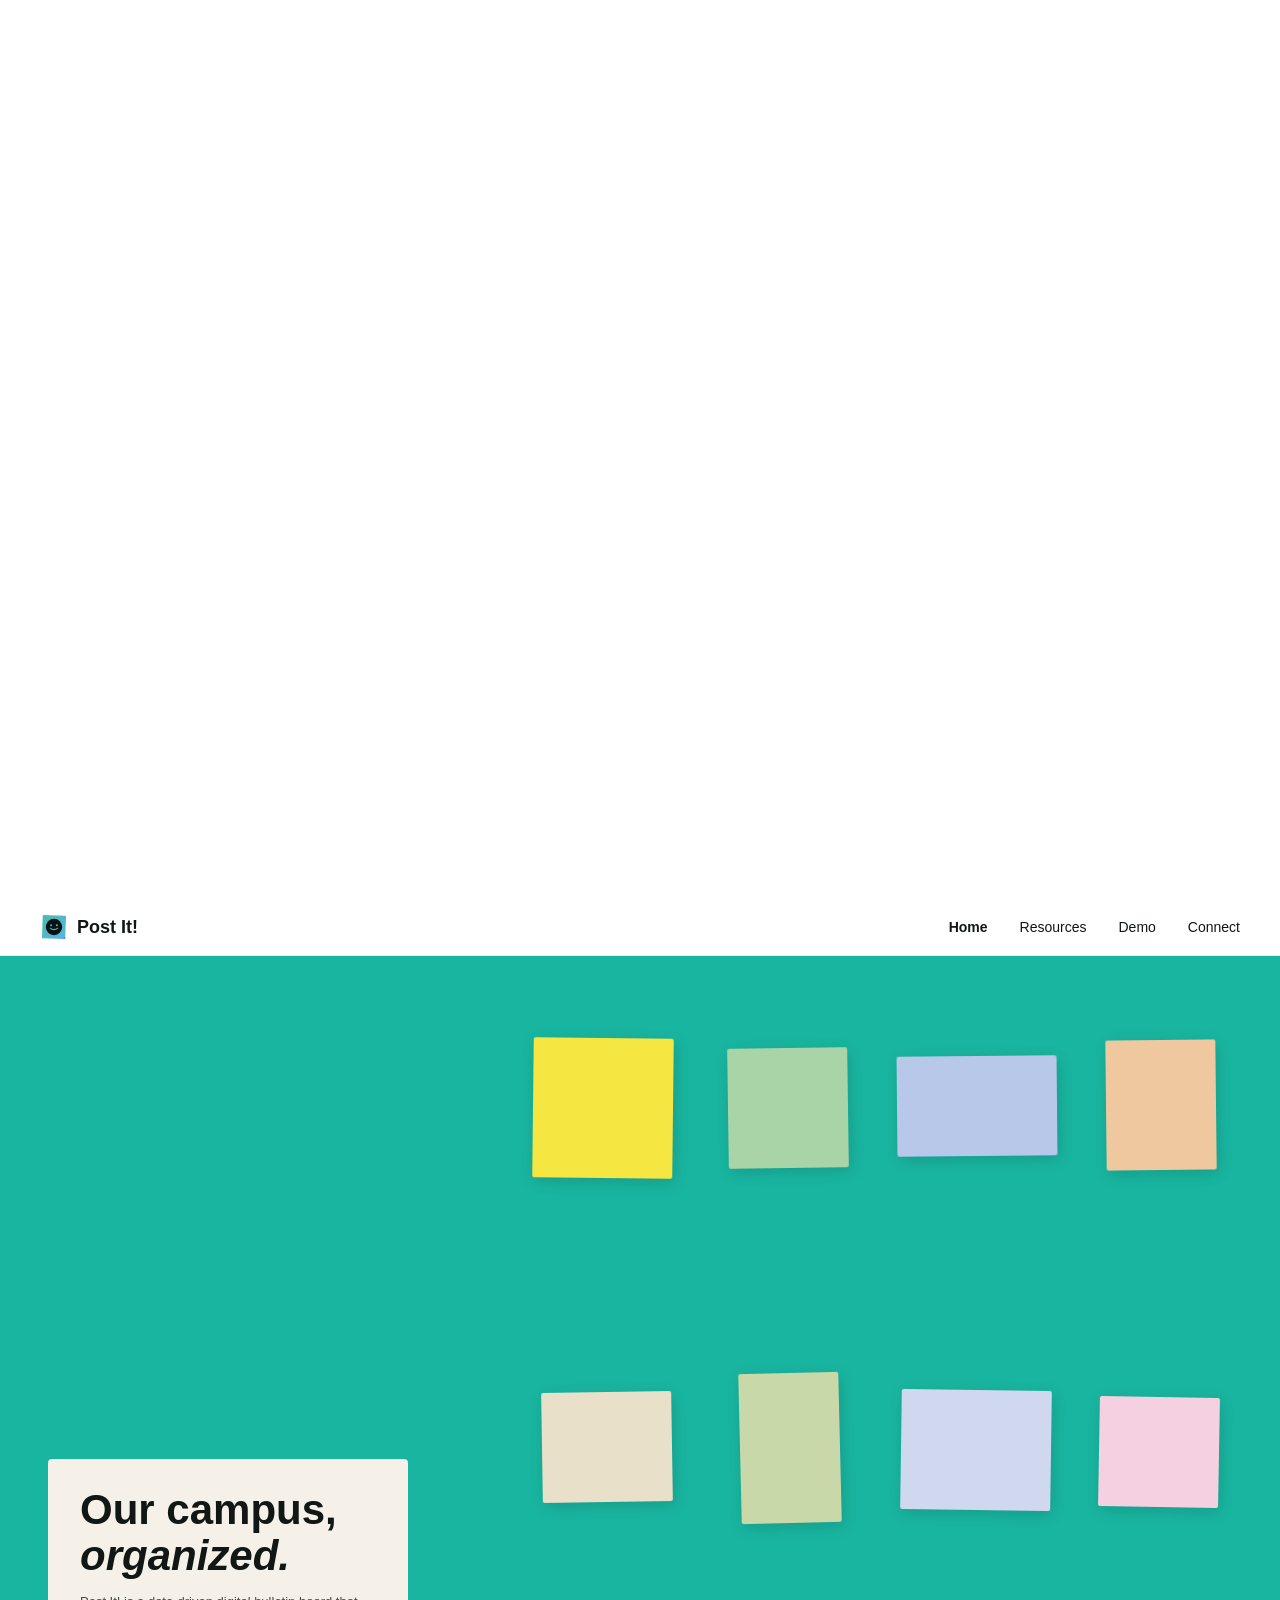
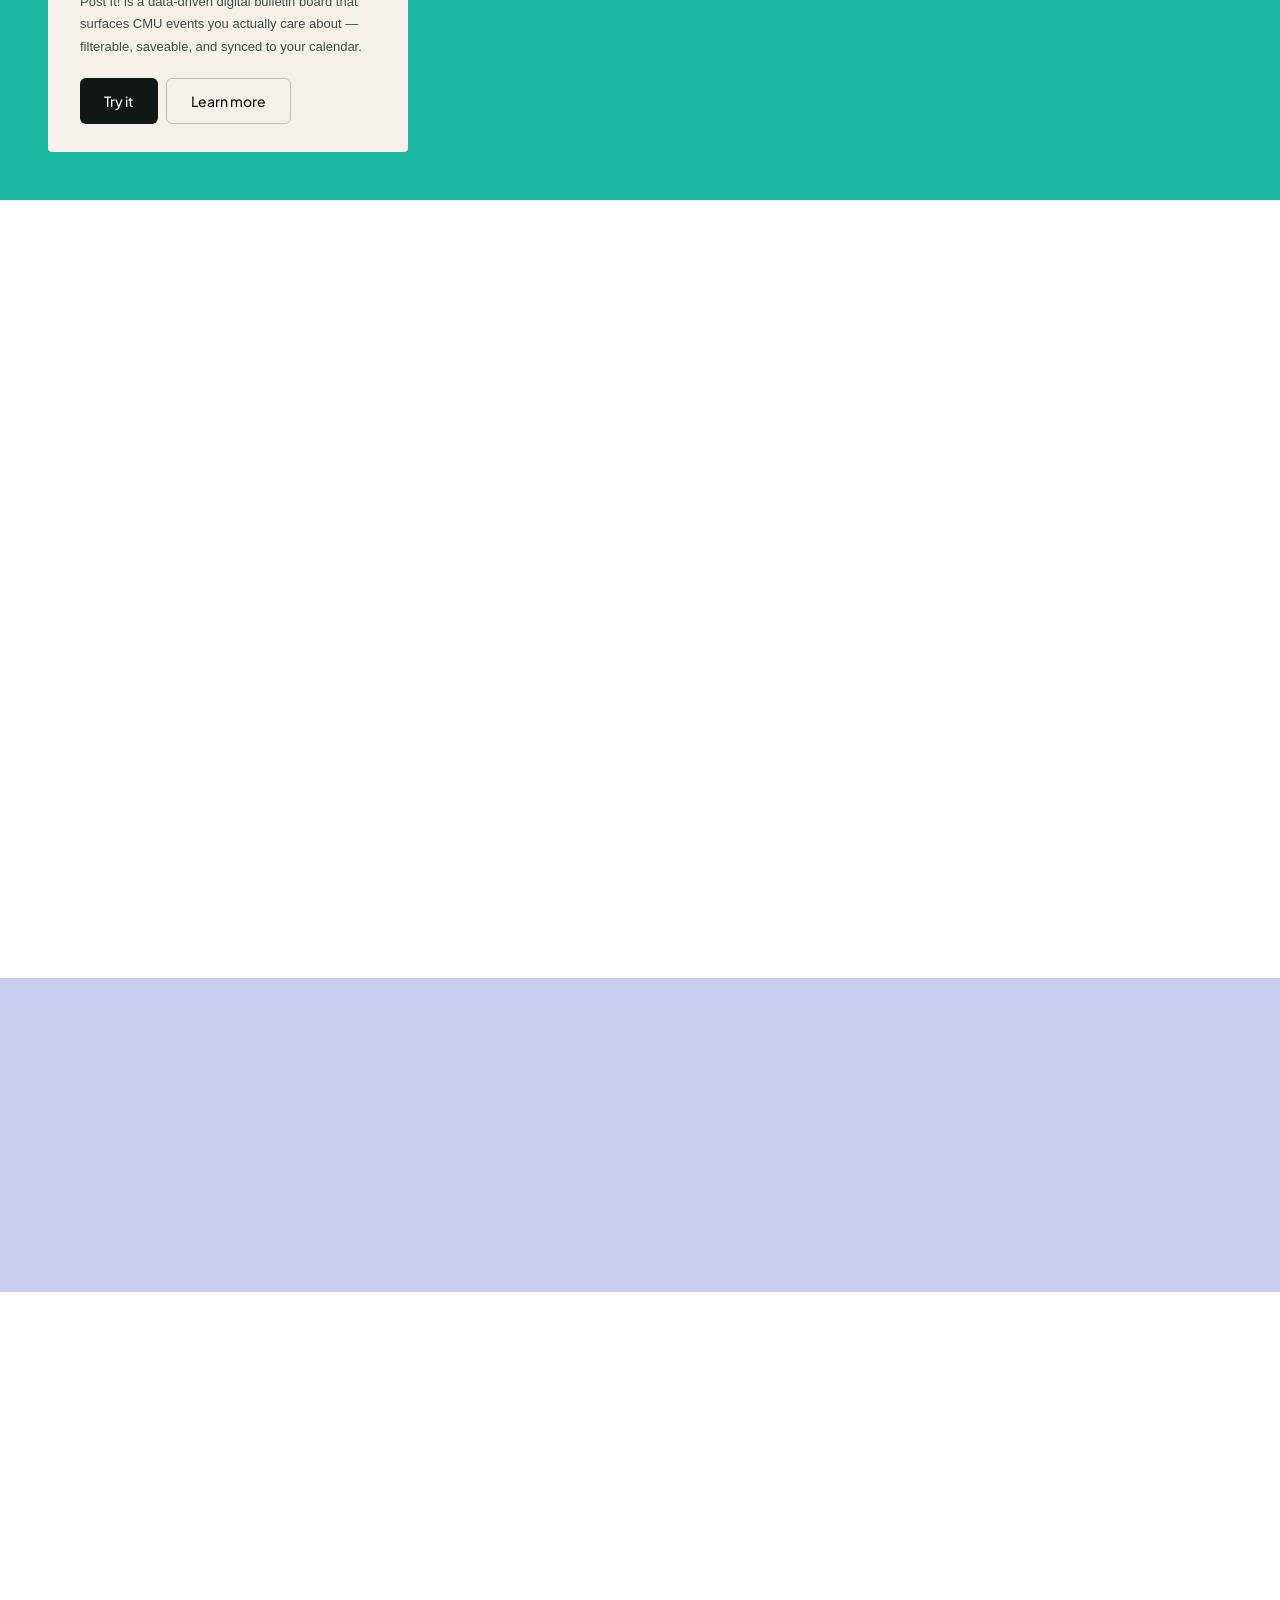
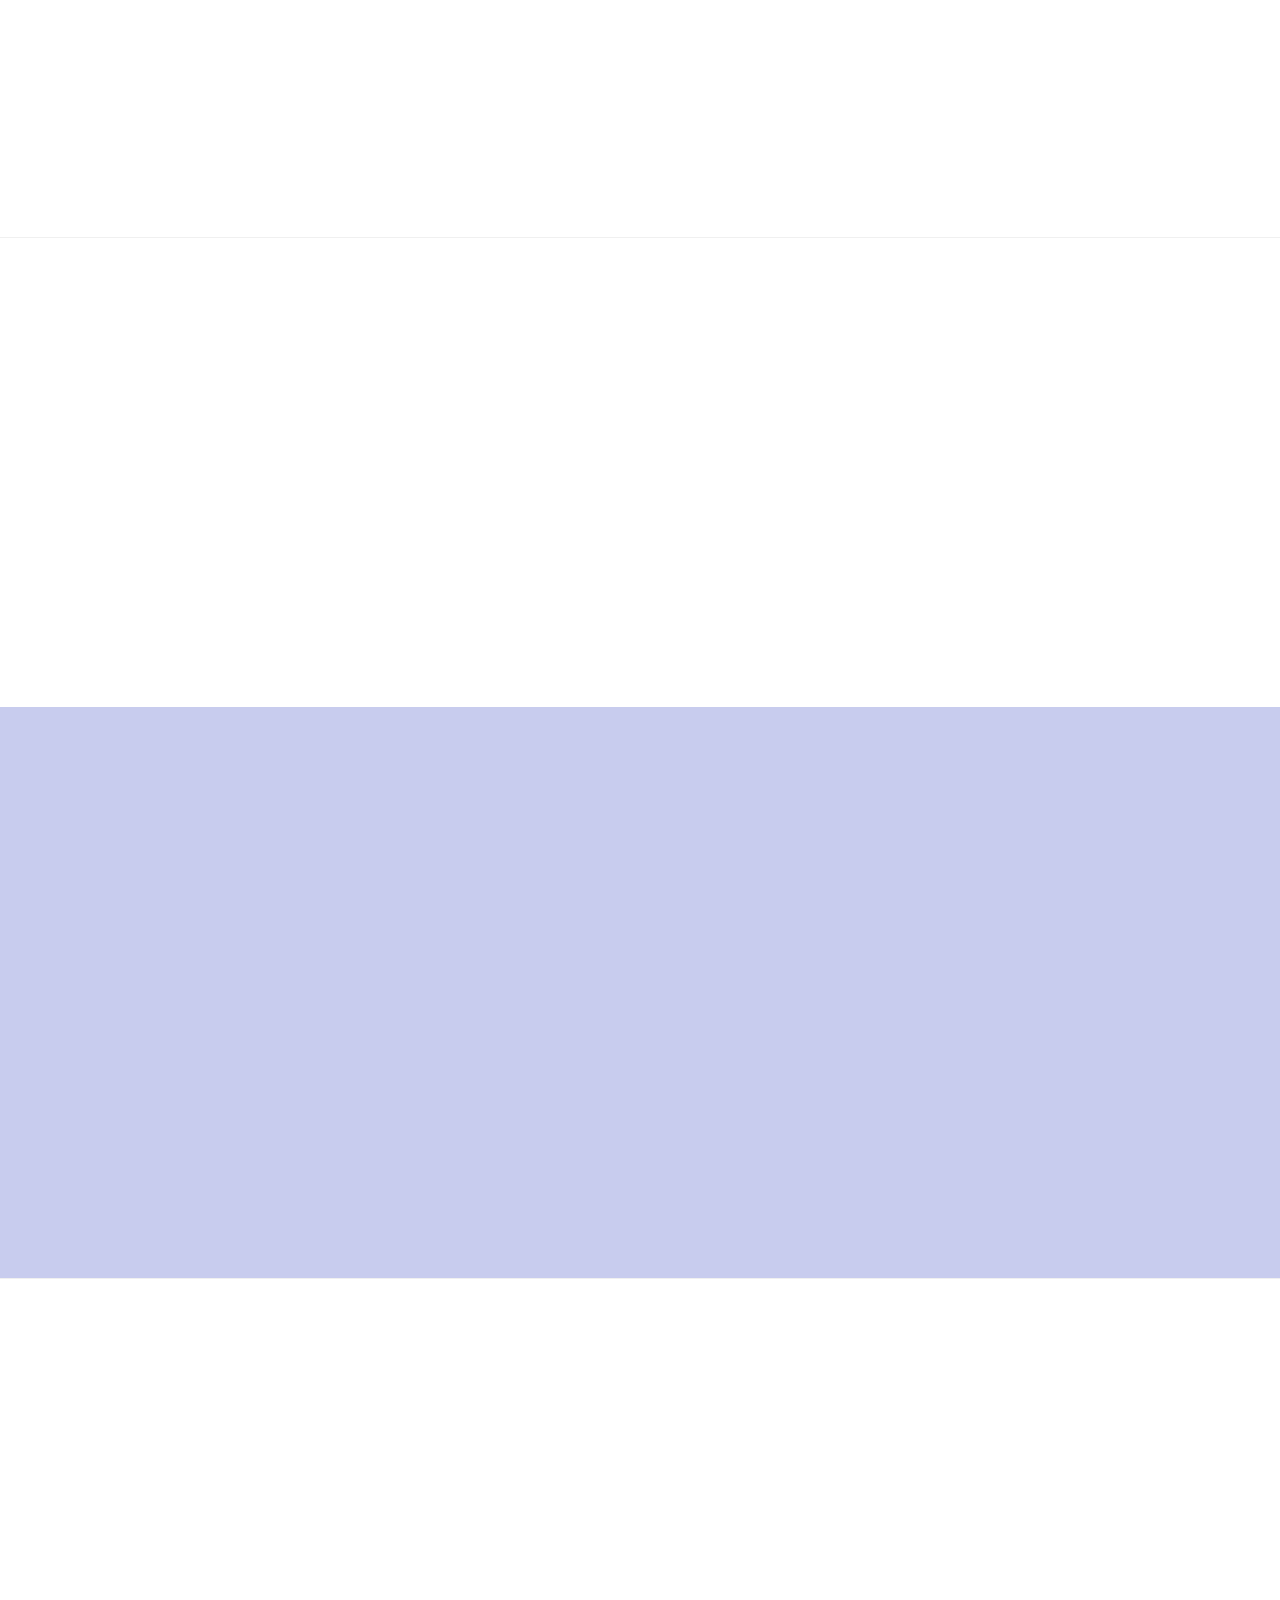
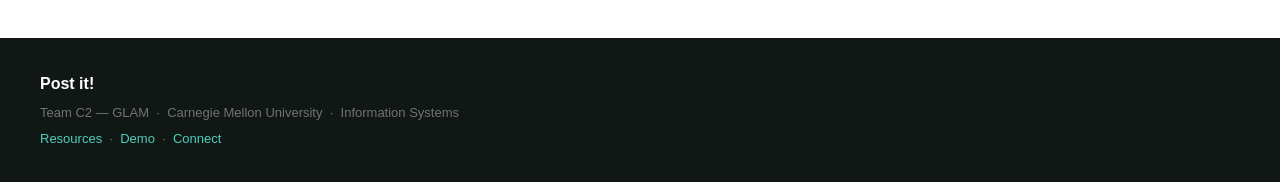
<file: index.html>
<!-- We used Figma Makes for the Logo, and Claude AI to make the hero section and help us achieve some details in the demo. -->

<!DOCTYPE html>
<html lang="en">
<head>
<meta charset="UTF-8">
<meta name="viewport" content="width=device-width, initial-scale=1.0">
<title>Post it! — CMU's Data-Driven Event Board</title>
<link rel="stylesheet" href="css/style.css">
<style>

/* ── HERO — sticky scroll-lock ── */
#hero-wrapper {
  /* tall enough to give scroll room while hero is pinned */
  height: 200vh;
  position: relative;
}
#hero {
  height: 100vh;
  background: var(--teal);
  position: sticky; top: 0;
  overflow: hidden;
}
.hero-board { position: absolute; inset: 0; pointer-events: none; }
.sticky {
  position: absolute;
  border-radius: 2px;
  cursor: grab;
  pointer-events: all;
  box-shadow: 2px 4px 16px rgba(0,0,0,0.14);
  user-select: none;
  will-change: left, top, transform;
}
.sticky:active { cursor: grabbing; box-shadow: 4px 8px 24px rgba(0,0,0,0.22); z-index: 999; }
.sticky.settling {
  transition: left 0.65s cubic-bezier(0.34,1.3,0.64,1),
              top 0.65s cubic-bezier(0.34,1.3,0.64,1),
              transform 0.65s cubic-bezier(0.34,1.3,0.64,1);
}
.hero-text-card {
  position: absolute;
  bottom: 3rem; left: 3rem;
  background: var(--cream);
  border-radius: 4px;
  padding: 1.75rem 2rem;
  max-width: 360px;
  z-index: 10;
}
.hero-text-card h1 {
  font-family: 'Helvetica Neue', Helvetica, Arial, sans-serif;
  font-size: clamp(28px, 3.5vw, 42px);
  font-weight: 800; line-height: 1.1;
  color: var(--ink); margin-bottom: 0.75rem;
}
.hero-text-card h1 em { font-style: italic; }
.hero-text-card p { font-size: 13px; color: var(--ink-mid); line-height: 1.7; margin-bottom: 1.25rem; }
.hero-text-card .hero-btns { display: flex; gap: 8px; }

/* ── PROBLEM ── */
#problem { background: var(--white); padding: 5rem 0; }
.problem-layout { display: grid; grid-template-columns: 1fr 1fr; gap: 5rem; align-items: start; }
.problem-title { font-size: clamp(24px,3vw,36px); font-weight: 700; color: var(--ink); margin-bottom: 1.25rem; line-height: 1.2; }
.problem-body { font-size: 14px; color: #555; line-height: 1.75; margin-bottom: 1.5rem; }
.prob-bullets { list-style: none; display: flex; flex-direction: column; gap: 10px; margin-bottom: 2rem; }
.prob-bullets li { display: flex; gap: 10px; align-items: flex-start; font-size: 14px; color: #555; line-height: 1.6; }
.prob-bullets li span.arrow { color: var(--teal); font-weight: 700; flex-shrink: 0; margin-top: 2px; }
.prob-stats { display: flex; flex-direction: column; gap: 10px; }
.prob-stat {
  background: var(--bg); border-radius: var(--r-card);
  padding: 1rem 1.25rem; display: flex; align-items: center; gap: 16px;
}
.prob-stat.ok { border-left: 3px solid var(--teal); }
.prob-stat.warn { border-left: 3px solid #efb527; }
.prob-stat.danger { border-left: 3px solid #d85a30; }
.prob-stat-num { font-size: 30px; font-weight: 800; flex-shrink: 0; width: 62px; }
.prob-stat-num.t { color: var(--teal); }
.prob-stat-num.a { color: #ba7517; }
.prob-stat-num.c { color: #993c1d; }
.prob-stat-label { font-size: 13px; color: #555; line-height: 1.5; }
.prob-quote-block {
  background: var(--teal-light); border-left: 3px solid var(--teal);
  border-radius: 0 4px 4px 0; padding: 0.85rem 1rem;
  font-size: 13px; color: var(--teal-deeper); font-style: italic; line-height: 1.65;
}
.stakeholder-row { display: grid; grid-template-columns: repeat(3,1fr); gap: 8px; margin-top: 1.5rem; }
.stk { background: var(--teal-light); border-radius: var(--r-card); padding: 0.85rem 0.75rem; text-align: center; }
.stk-lbl { font-size: 9px; font-weight: 700; text-transform: uppercase; letter-spacing: 0.07em; color: var(--teal); margin-bottom: 4px; }
.stk-name { font-size: 13px; font-weight: 700; color: var(--teal-dark); }

/* ── BROADER GAP ── */
#gap { background: var(--periwinkle-bg); padding: 4rem 0; }
#gap h2 { font-size: clamp(20px,2.5vw,30px); font-weight: 700; color: var(--ink); margin-bottom: 1rem; }
#gap p { font-size: 14px; color: #444; line-height: 1.75; max-width: 640px; }

/* ── SOLUTION ── */
#solution { background: var(--white); padding: 5rem 0; }
.solution-layout { display: grid; grid-template-columns: 1fr 1fr; gap: 5rem; align-items: start; }
.solution-title { font-size: clamp(22px,3vw,34px); font-weight: 700; color: var(--ink); margin-bottom: 1.25rem; line-height: 1.2; }
.solution-body { font-size: 14px; color: #555; line-height: 1.75; margin-bottom: 1.5rem; }
.solution-bullets { list-style: none; display: flex; flex-direction: column; gap: 10px; }
.solution-bullets li { display: flex; gap: 10px; align-items: flex-start; font-size: 14px; color: #555; line-height: 1.6; }
.solution-bullets li span.num { color: var(--teal); font-weight: 700; font-size: 16px; flex-shrink: 0; width: 22px; }
.steps-col { display: flex; flex-direction: column; gap: 12px; }
.step-row {
  background: var(--bg); border-radius: var(--r-card);
  padding: 1rem 1.25rem;
  display: flex; align-items: center; gap: 14px;
}
.step-num { font-size: 22px; font-weight: 800; color: var(--teal); flex-shrink: 0; width: 36px; }
.step-title { font-size: 14px; font-weight: 600; color: var(--ink); }
.step-desc { font-size: 12px; color: #777; margin-top: 2px; }

/* ── FEATURES ── */
#features { background: var(--white); padding: 3rem 0 5rem; border-top: 1px solid #f0f0f0; }
#features h2 { font-size: clamp(20px,2.5vw,30px); font-weight: 700; color: var(--ink); margin-bottom: 2rem; }
.feat-grid { display: grid; grid-template-columns: repeat(3,1fr); gap: 0; }
.feat-item { padding: 1.25rem 1.5rem 1.25rem 0; }
.feat-item-title { font-size: 14px; font-weight: 600; color: var(--ink); margin-bottom: 6px; }
.feat-item-desc { font-size: 13px; color: #777; line-height: 1.6; }

/* ── SURVEY ── */
#survey { background: var(--periwinkle-bg); padding: 5rem 0; }
.survey-layout { display: grid; grid-template-columns: 1fr 1fr; gap: 5rem; align-items: start; }
.survey-title { font-size: clamp(22px,3vw,36px); font-weight: 700; color: var(--ink); margin-bottom: 1.5rem; line-height: 1.2; }
.bar-group { background: var(--white); border-radius: var(--r-card); padding: 1.1rem 1.25rem; margin-bottom: 10px; }
.bar-group-title { font-size: 12px; font-weight: 600; color: var(--ink); margin-bottom: 10px; }
.bar-row { display: flex; align-items: center; gap: 8px; margin-bottom: 8px; }
.bar-lbl { font-size: 12px; color: #666; width: 130px; flex-shrink: 0; }
.bar-track { flex: 1; height: 6px; background: #eee; border-radius: 3px; overflow: hidden; }
.bar-fill { height: 100%; background: var(--teal); border-radius: 3px; }
.bar-fill.amber { background: #ef9f27; }
.bar-pct { font-size: 12px; font-weight: 600; color: var(--ink); width: 32px; text-align: right; }
.survey-quotes-col { display: flex; flex-direction: column; gap: 8px; }
.sq { background: var(--white); border-radius: var(--r-card); padding: 0.9rem 1rem; }
.sq p { font-size: 13px; color: #555; line-height: 1.65; font-style: italic; }

/* ── GOAL ── */
#goal { background: var(--white); padding: 5rem 0; border-top: 1px solid #f0f0f0; }
.goal-inner { max-width: 640px; margin: 0 auto; text-align: center; }
.goal-inner h2 { font-size: clamp(24px,3.5vw,40px); font-weight: 700; color: var(--ink); margin-bottom: 1.25rem; }
.goal-inner p { font-size: 16px; color: #555; line-height: 1.8; }

@media(max-width:768px){
  .problem-layout,.solution-layout,.survey-layout{grid-template-columns:1fr}
  .feat-grid{grid-template-columns:1fr 1fr}
  .hero-text-card{left:1rem;right:1rem;bottom:1.5rem;max-width:none}
  .stakeholder-row{grid-template-columns:1fr}
}
</style>
</head>
<body>

<nav>
  <a href="index.html" class="nav-brand">
    <img src="logo.svg" alt="Post It! logo" style="width:28px;height:28px;display:block">
    Post It!
  </a>
  <div class="nav-links">
    <a href="index.html" class="active">Home</a>
    <a href="resources.html">Resources</a>
    <a href="demo.html">Demo</a>
    <a href="connect.html">Connect</a>
  </div>
</nav>

<!-- HERO — sticky wrapper gives scroll room while hero is pinned -->
<div id="hero-wrapper">
<section id="hero">
  <div class="hero-board" id="heroBoard"></div>
  <div class="hero-text-card">
    <h1>Our campus,<br><em>organized.</em></h1>
    <p>Post It! is a data-driven digital bulletin board that surfaces CMU events you actually care about — filterable, saveable, and synced to your calendar.</p>
    <div class="hero-btns">
      <a href="demo.html" class="btn-primary">Try it</a>
      <a href="#problem" class="btn-secondary">Learn more</a>
    </div>
  </div>
</section>
</div>

<!-- PROBLEM -->
<section id="problem">
  <div class="container">
    <div class="problem-layout reveal">
      <div>
        <h2 class="problem-title">The Problem</h2>
        <p class="problem-body">CMU's campus is home to hundreds of student organizations, events, and opportunities, but students consistently miss out on things that they would have genuinely cared about. We found that the root cause is not a lack of information, but an excess of it delivered through channels that demand too much effort to parse through.</p>
        <ul class="prob-bullets">
          <li><span class="arrow">→</span>Physical bulletin boards are visually overwhelming, with flyers layered on top of each other, no hierarchy, and no way to filter by what actually matters to each individual user</li>
          <li><span class="arrow">→</span>Even when a student notices something interesting, there is no built-in mechanism to save it, follow up, or get reminded</li>
          <li><span class="arrow">→</span>Students are getting more comfortable with algorithmically filtered, notification-driven feeds in every other area of their lives — a bulletin board simply can't keep up</li>
          <li><span class="arrow">→</span>Clubs and organizations designed, printed, and posted flyers but see diminishing returns at their events</li>
        </ul>
        <div class="stakeholder-row">
          <div class="stk"><div class="stk-lbl">Primary</div><div class="stk-name">CMU Students</div></div>
          <div class="stk"><div class="stk-lbl">Secondary</div><div class="stk-name">Student Orgs</div></div>
          <div class="stk"><div class="stk-lbl">Tertiary</div><div class="stk-name">CMU</div></div>
        </div>
      </div>
      <div class="prob-stats">
        <div class="prob-stat ok"><div class="prob-stat-num t">72%</div><div class="prob-stat-label">of CMU students already read campus bulletin boards — the interest is there</div></div>
        <div class="prob-stat warn"><div class="prob-stat-num a">70%</div><div class="prob-stat-label">of non-readers say bulletin boards are too cluttered to bother with</div></div>
        <div class="prob-stat danger"><div class="prob-stat-num c">50%</div><div class="prob-stat-label">of non-readers find it hard to gather information from posters</div></div>
      </div>
    </div>
  </div>
</section>

<!-- BROADER GAP -->
<section id="gap">
  <div class="container reveal">
    <h2>The broader gap</h2>
    <p>From a broader perspective, the bulletin board problem represents a larger gap between the physical infrastructure of campus communication that hasn't kept up with how students actually consume information. Students are getting more comfortable with algorithmically filtered, notification-driven feeds in every other area of their lives. Since a bulletin board can't keep up with the new technology, the mismatch is driving disengagement.</p>
  </div>
</section>

<!-- SOLUTION -->
<section id="solution">
  <div class="container">
    <div class="solution-layout reveal">
      <div>
        <h2 class="solution-title">Our Solution</h2>
        <p class="solution-body">Our proposed solution is a digitized campus bulletin board that bridges this gap. At its core, the platform allows anyone to upload a flyer or create a post directly within the app. From there, data extraction pulls key information like the event name, date, time, hosting location, and relevant tags such as free food, arts, academic, or social.</p>
        <ul class="solution-bullets">
          <li><span class="num">→</span>Browse clean, standardized cards in a filterable feed, or view the mix of traditionally designed flyers</li>
          <li><span class="num">→</span>Browse by category, search by club name or hashtag, and save events you are interested in</li>
          <li><span class="num">→</span>Connect your Google Calendar and set personalized reminder preferences — one week out, a few days before, or the morning of the event</li>
        </ul>
      </div>
      <div class="steps-col">
        <div class="step-row"><div class="step-num">01</div><div><div class="step-title">Post</div><div class="step-desc">Upload a flyer or create a post directly in the app</div></div></div>
        <div class="step-row"><div class="step-num">02</div><div><div class="step-title">Browse</div><div class="step-desc">Filter by category, tag, or club name — swipe to save</div></div></div>
        <div class="step-row"><div class="step-num">03</div><div><div class="step-title">Save</div><div class="step-desc">Bookmark events you care about to your personal feed</div></div></div>
        <div class="step-row"><div class="step-num">04</div><div><div class="step-title">Sync</div><div class="step-desc">Add to Google Calendar with personalized reminders</div></div></div>
      </div>
    </div>
  </div>
</section>

<!-- FEATURES -->
<section id="features">
  <div class="container reveal">
    <h2>Features</h2>
    <div class="feat-grid">
      <div class="feat-item"><div class="feat-item-title">Filterable feed</div><div class="feat-item-desc">Browse clean standardized cards or original flyers. Filter by category, search by club name or hashtag, swipe to save.</div></div>
      <div class="feat-item"><div class="feat-item-title">Google Calendar Sync</div><div class="feat-item-desc">Connect your Google Calendar and set personalized reminders (one week out, a few days before, or the morning of the event).</div></div>
      <div class="feat-item"><div class="feat-item-title">Live Campus Map</div><div class="feat-item-desc">See events plotted across CMU's campus in real time. Find what's happening near you right now or plan your week ahead.</div></div>
      <div class="feat-item"><div class="feat-item-title">Tags</div><div class="feat-item-desc">Categories like free food, arts, or academic to help you find exactly what you're looking for.</div></div>
      <div class="feat-item"><div class="feat-item-title">Event Buckets</div><div class="feat-item-desc">Create collaborative playlists of events and invite friends. When anyone in the bucket confirms, it shows up for everyone.</div></div>
      <div class="feat-item"><div class="feat-item-title">Follow Organizations</div><div class="feat-item-desc">Follow your favorite clubs and get notified every time they post a new event. Never miss an interest meeting again.</div></div>
    </div>
  </div>
</section>

<!-- SURVEY -->
<section id="survey">
  <div class="container">
    <div class="survey-layout reveal">
      <div>
        <h2 class="survey-title">We surveyed 36 CMU students about bulletin boards.</h2>
        <div class="bar-group">
          <div class="bar-group-title">Why readers engage</div>
          <div class="bar-row"><span class="bar-lbl">Entertainment</span><div class="bar-track"><div class="bar-fill" style="width:78%"></div></div><span class="bar-pct">78%</span></div>
          <div class="bar-row"><span class="bar-lbl">New opportunities</span><div class="bar-track"><div class="bar-fill" style="width:53%"></div></div><span class="bar-pct">53%</span></div>
        </div>
        <div class="bar-group">
          <div class="bar-group-title">Why non-readers skip them</div>
          <div class="bar-row"><span class="bar-lbl">Too cluttered</span><div class="bar-track"><div class="bar-fill amber" style="width:70%"></div></div><span class="bar-pct">70%</span></div>
          <div class="bar-row"><span class="bar-lbl">Hard to read info</span><div class="bar-track"><div class="bar-fill amber" style="width:50%"></div></div><span class="bar-pct">50%</span></div>
        </div>
      </div>
      <div class="survey-quotes-col">
        <div class="sq"><p>"I like seeing if there's interesting events coming up that I can go to in my free time."</p></div>
        <div class="sq"><p>"I read them in case they have info I maybe wouldn't know about. I'm always open to joining new clubs."</p></div>
        <div class="sq"><p>"Since I hope people look at my poster, I also look at the posters hoping for good karma."</p></div>
        <div class="sq"><p>"I often don't even know where to start to look because of disorganized placement."</p></div>
        <div class="sq"><p>"They just don't stand out very much to me."</p></div>
      </div>
    </div>
  </div>
</section>

<!-- GOAL -->
<section id="goal">
  <div class="container">
    <div class="goal-inner reveal">
      <h2>The Goal</h2>
      <p>By understanding why students miss events they would have loved, and removing the friction that stands between curiosity and showing up, Post it! aims to do more than digitize a bulletin board. Our goal is to make campus feel smaller and more connected — one event at a time. Let's post it into a community worth being part of.</p>
    </div>
  </div>
</section>

<footer>
  <div class="foot-brand">Post it!</div>
  <p>Team C2 — GLAM &nbsp;·&nbsp; Carnegie Mellon University &nbsp;·&nbsp; Information Systems</p>
  <p style="margin-top:4px"><a href="resources.html">Resources</a> &nbsp;·&nbsp; <a href="demo.html">Demo</a> &nbsp;·&nbsp; <a href="connect.html">Connect</a></p>
</footer>

<script src="js/main.js"></script>
<script>
// ── STICKY NOTES — no teal (different from bg), trigger while still in viewport ──
const STICKY_DATA = [
  { w:140, h:140, color:'#f5e642' },   // yellow
  { w:120, h:120, color:'#a8d4a8' },   // green
  { w:160, h:100, color:'#b8c8e8' },   // blue-grey
  { w:110, h:130, color:'#f0c8a0' },   // peach
  { w:130, h:110, color:'#e8e0c8' },   // cream
  { w:100, h:150, color:'#c8d8a8' },   // yellow-green
  { w:150, h:120, color:'#d0d8f0' },   // periwinkle
  { w:120, h:110, color:'#f5d0e0' },   // pink
];
const board = document.getElementById('heroBoard');
let stickies = [], settled = false;

function W(){ return board.offsetWidth; }
function H(){ return board.offsetHeight; }

function makeSticky(data) {
  const el = document.createElement('div');
  el.className = 'sticky';
  el.style.width = data.w + 'px';
  el.style.height = data.h + 'px';
  el.style.background = data.color;
  const sx = W() * 0.40 + Math.random() * W() * 0.55;
  const sy = Math.random() * H() * 0.82;
  el.style.left = sx + 'px';
  el.style.top = sy + 'px';
  el.style.transform = `rotate(${(Math.random()-0.5)*20}deg)`;
  board.appendChild(el);
  stickies.push({ el, data });
  makeDraggable(el);
}

function makeDraggable(el) {
  let ox, oy, dragging = false;
  const down = (cx, cy) => {
    dragging = true;
    el.classList.remove('settling');
    const r = el.getBoundingClientRect();
    ox = cx - r.left; oy = cy - r.top;
    el.style.zIndex = 100;
    el.style.transform = `rotate(${(Math.random()-0.5)*6}deg) scale(1.03)`;
  };
  const move = (cx, cy) => {
    if (!dragging) return;
    el.style.left = (cx - ox) + 'px';
    el.style.top = (cy - oy) + 'px';
  };
  const up = () => {
    if (!dragging) return;
    dragging = false;
    el.style.zIndex = '';
    el.style.transform = `rotate(${(Math.random()-0.5)*14}deg)`;
  };
  el.addEventListener('mousedown', e => { e.preventDefault(); down(e.clientX, e.clientY); });
  window.addEventListener('mousemove', e => move(e.clientX, e.clientY));
  window.addEventListener('mouseup', up);
  el.addEventListener('touchstart', e => { e.preventDefault(); down(e.touches[0].clientX, e.touches[0].clientY); }, {passive:false});
  window.addEventListener('touchmove', e => { if(dragging) move(e.touches[0].clientX, e.touches[0].clientY); }, {passive:true});
  window.addEventListener('touchend', up);
}

function settleToGrid() {
  if (settled) return; settled = true;
  const cols = 4;
  const startX = W() * 0.40;
  const availW = W() * 0.58;
  const cellW = availW / cols;
  const rows = Math.ceil(stickies.length / cols);
  // Grid occupies top 80% of hero so it stays visible before scrolling
  const gridTop = H() * 0.04;
  const gridH = H() * 0.76;
  const cellH = gridH / rows;
  stickies.forEach((s, i) => {
    const col = i % cols, row = Math.floor(i / cols);
    const tx = startX + col * cellW + (cellW - s.data.w) / 2 + (Math.random()-0.5)*6;
    const ty = gridTop + row * cellH + (cellH - s.data.h) / 2 + (Math.random()-0.5)*6;
    s.el.classList.add('settling');
    s.el.style.left = tx + 'px';
    s.el.style.top = ty + 'px';
    s.el.style.transform = `rotate(${(Math.random()-0.5)*3}deg)`;
  });
}

function unsettleFromGrid() {
  if (!settled) return; settled = false;
  stickies.forEach(s => {
    s.el.classList.add('settling');
    s.el.style.left = (W() * 0.40 + Math.random() * W() * 0.55) + 'px';
    s.el.style.top = (Math.random() * H() * 0.82) + 'px';
    s.el.style.transform = `rotate(${(Math.random()-0.5)*20}deg)`;
  });
}

window.addEventListener('load', () => {
  STICKY_DATA.forEach(d => makeSticky(d));

  let ticking = false;
  let scrollLocked = false;
  let savedScrollY = 0;

  function lockScroll() {
    scrollLocked = true;
    savedScrollY = window.scrollY;
    document.body.style.overflow = 'hidden';
  }
  function unlockScroll() {
    scrollLocked = false;
    document.body.style.overflow = '';
  }

  window.addEventListener('scroll', () => {
    // If locked, snap back to saved position
    if (scrollLocked) {
      window.scrollTo(0, savedScrollY);
      return;
    }
    if (ticking) return; ticking = true;
    requestAnimationFrame(() => {
      const scrollY = window.scrollY;
      if (scrollY > 80 && !settled) {
        lockScroll();
        settleToGrid();
        // Wait for settle animation (700ms) then unlock
        setTimeout(() => unlockScroll(), 750);
      }
      if (scrollY <= 40 && settled) unsettleFromGrid();
      ticking = false;
    });
  });
});
</script>
</body>
</html>
</file>
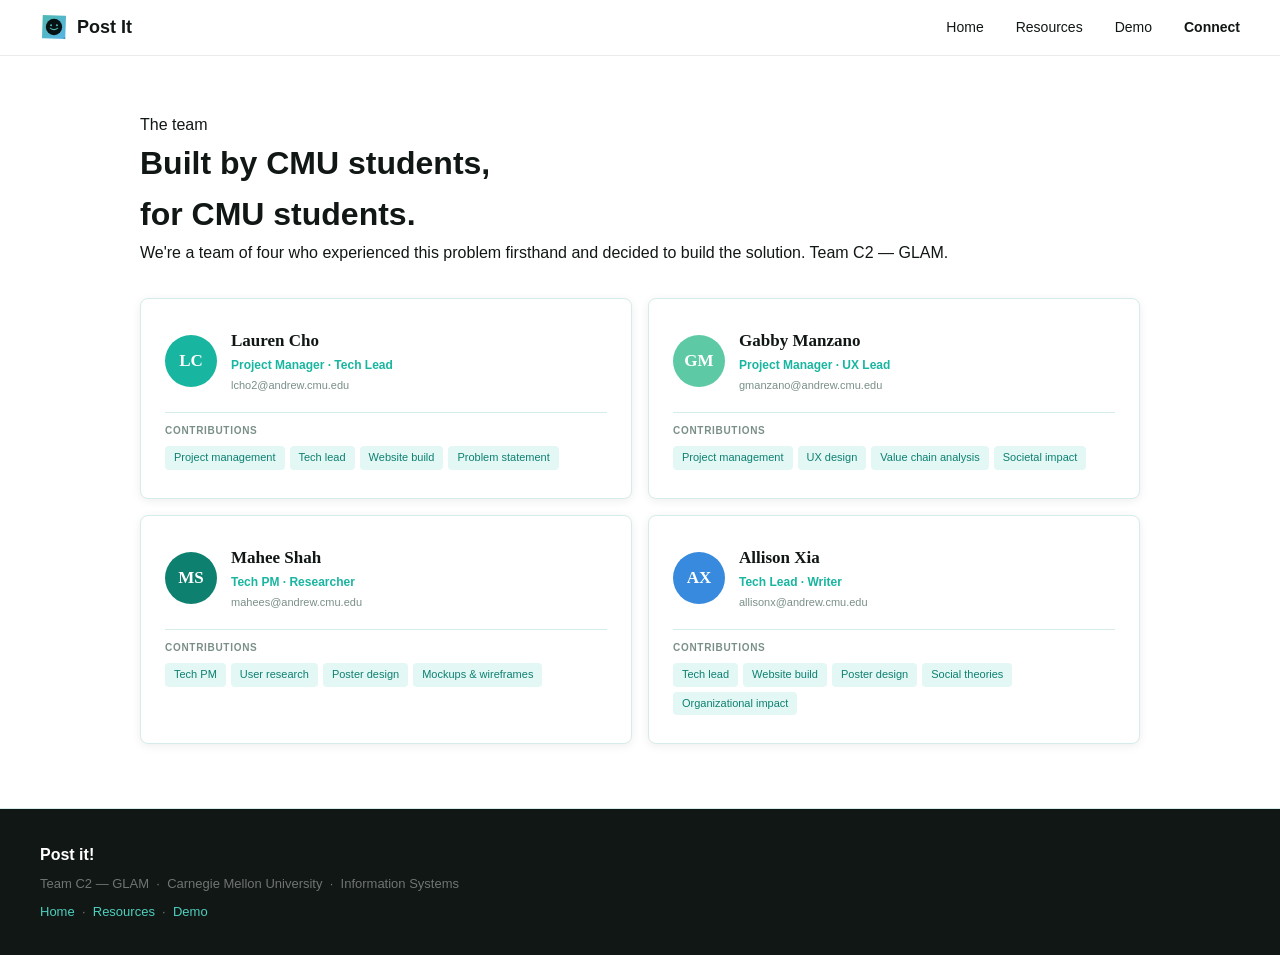
<file: connect.html>
<!DOCTYPE html>
<html lang="en">
<head>
<meta charset="UTF-8">
<meta name="viewport" content="width=device-width, initial-scale=1.0">
<title>Post it! — Connect</title>
<link rel="stylesheet" href="css/style.css">
<style>
.connect-hero { background: var(--white); border-bottom: 1px solid var(--border); padding: 3.5rem 0 4rem; }
.team-grid { display: grid; grid-template-columns: repeat(2,1fr); gap: 16px; margin-top: 2rem; }
.team-card { background: var(--white); border: 1px solid var(--border); border-radius: var(--r-card); padding: 1.75rem 1.5rem; box-shadow: var(--shadow); transition: transform 0.2s, box-shadow 0.2s; }
.team-card:hover { transform: translateY(-3px); box-shadow: var(--shadow-lg); }
.team-card-top { display: flex; align-items: center; gap: 14px; margin-bottom: 1.1rem; }
.team-avatar { width: 52px; height: 52px; border-radius: 50%; display: flex; align-items: center; justify-content: center; font-family: 'Fraunces', serif; font-size: 17px; font-weight: 800; color: #fff; flex-shrink: 0; }
.team-name { font-family: 'Fraunces', serif; font-size: 17px; font-weight: 700; color: var(--ink); }
.team-role { font-size: 12px; color: var(--teal); font-weight: 600; margin-top: 2px; }
.team-email { font-size: 11px; color: var(--ink-light); margin-top: 2px; }
.team-contrib-label { font-size: 10px; font-weight: 700; text-transform: uppercase; letter-spacing: 0.07em; color: var(--ink-light); margin-bottom: 7px; border-top: 1px solid var(--border); padding-top: 10px; }
.team-contrib-list { display: flex; flex-wrap: wrap; gap: 5px; }
.tc-tag { font-size: 11px; background: var(--teal-light); color: var(--teal-dark); padding: 3px 9px; border-radius: 4px; font-weight: 500; }
@media(max-width:768px){ .team-grid{grid-template-columns:1fr} }
</style>
</head>
<body>
<nav>
  <a href="index.html" class="nav-brand"><img src="logo.svg" alt="Post It! logo" style="width:28px;height:28px;display:block">Post It</a>
  <div class="nav-links">
    <a href="index.html">Home</a>
    <a href="resources.html">Resources</a>
    <a href="demo.html">Demo</a>
    <a href="connect.html">Connect</a>
  </div>
</nav>

<div class="connect-hero">
  <div class="container">
    <div class="eyebrow"><div class="eyebrow-pip"></div>The team</div>
    <h1 class="section-title">Built by CMU students,<br>for CMU students.</h1>
    <p class="section-sub">We're a team of four who experienced this problem firsthand and decided to build the solution. Team C2 — GLAM.</p>
    <div class="team-grid reveal">
      <div class="team-card">
        <div class="team-card-top">
          <div class="team-avatar" style="background:var(--teal)">LC</div>
          <div>
            <div class="team-name">Lauren Cho</div>
            <div class="team-role">Project Manager · Tech Lead</div>
            <div class="team-email">lcho2@andrew.cmu.edu</div>
          </div>
        </div>
        <div class="team-contrib-label">Contributions</div>
        <div class="team-contrib-list">
          <span class="tc-tag">Project management</span>
          <span class="tc-tag">Tech lead</span>
          <span class="tc-tag">Website build</span>
          <span class="tc-tag">Problem statement</span>
        </div>
      </div>
      <div class="team-card">
        <div class="team-card-top">
          <div class="team-avatar" style="background:#5dcaa5">GM</div>
          <div>
            <div class="team-name">Gabby Manzano</div>
            <div class="team-role">Project Manager · UX Lead</div>
            <div class="team-email">gmanzano@andrew.cmu.edu</div>
          </div>
        </div>
        <div class="team-contrib-label">Contributions</div>
        <div class="team-contrib-list">
          <span class="tc-tag">Project management</span>
          <span class="tc-tag">UX design</span>
          <span class="tc-tag">Value chain analysis</span>
          <span class="tc-tag">Societal impact</span>
        </div>
      </div>
      <div class="team-card">
        <div class="team-card-top">
          <div class="team-avatar" style="background:#0e8070">MS</div>
          <div>
            <div class="team-name">Mahee Shah</div>
            <div class="team-role">Tech PM · Researcher</div>
            <div class="team-email">mahees@andrew.cmu.edu</div>
          </div>
        </div>
        <div class="team-contrib-label">Contributions</div>
        <div class="team-contrib-list">
          <span class="tc-tag">Tech PM</span>
          <span class="tc-tag">User research</span>
          <span class="tc-tag">Poster design</span>
          <span class="tc-tag">Mockups & wireframes</span>
        </div>
      </div>
      <div class="team-card">
        <div class="team-card-top">
          <div class="team-avatar" style="background:#378add">AX</div>
          <div>
            <div class="team-name">Allison Xia</div>
            <div class="team-role">Tech Lead · Writer</div>
            <div class="team-email">allisonx@andrew.cmu.edu</div>
          </div>
        </div>
        <div class="team-contrib-label">Contributions</div>
        <div class="team-contrib-list">
          <span class="tc-tag">Tech lead</span>
          <span class="tc-tag">Website build</span>
          <span class="tc-tag">Poster design</span>
          <span class="tc-tag">Social theories</span>
          <span class="tc-tag">Organizational impact</span>
        </div>
      </div>
    </div>
  </div>
</div>

<footer>
  <div class="foot-brand">Post it!</div>
  <p>Team C2 — GLAM &nbsp;·&nbsp; Carnegie Mellon University &nbsp;·&nbsp; Information Systems</p>
  <p style="margin-top:6px"><a href="index.html">Home</a> &nbsp;·&nbsp; <a href="resources.html">Resources</a> &nbsp;·&nbsp; <a href="demo.html">Demo</a></p>
</footer>
<script src="js/main.js"></script>
</body>
</html>
</file>
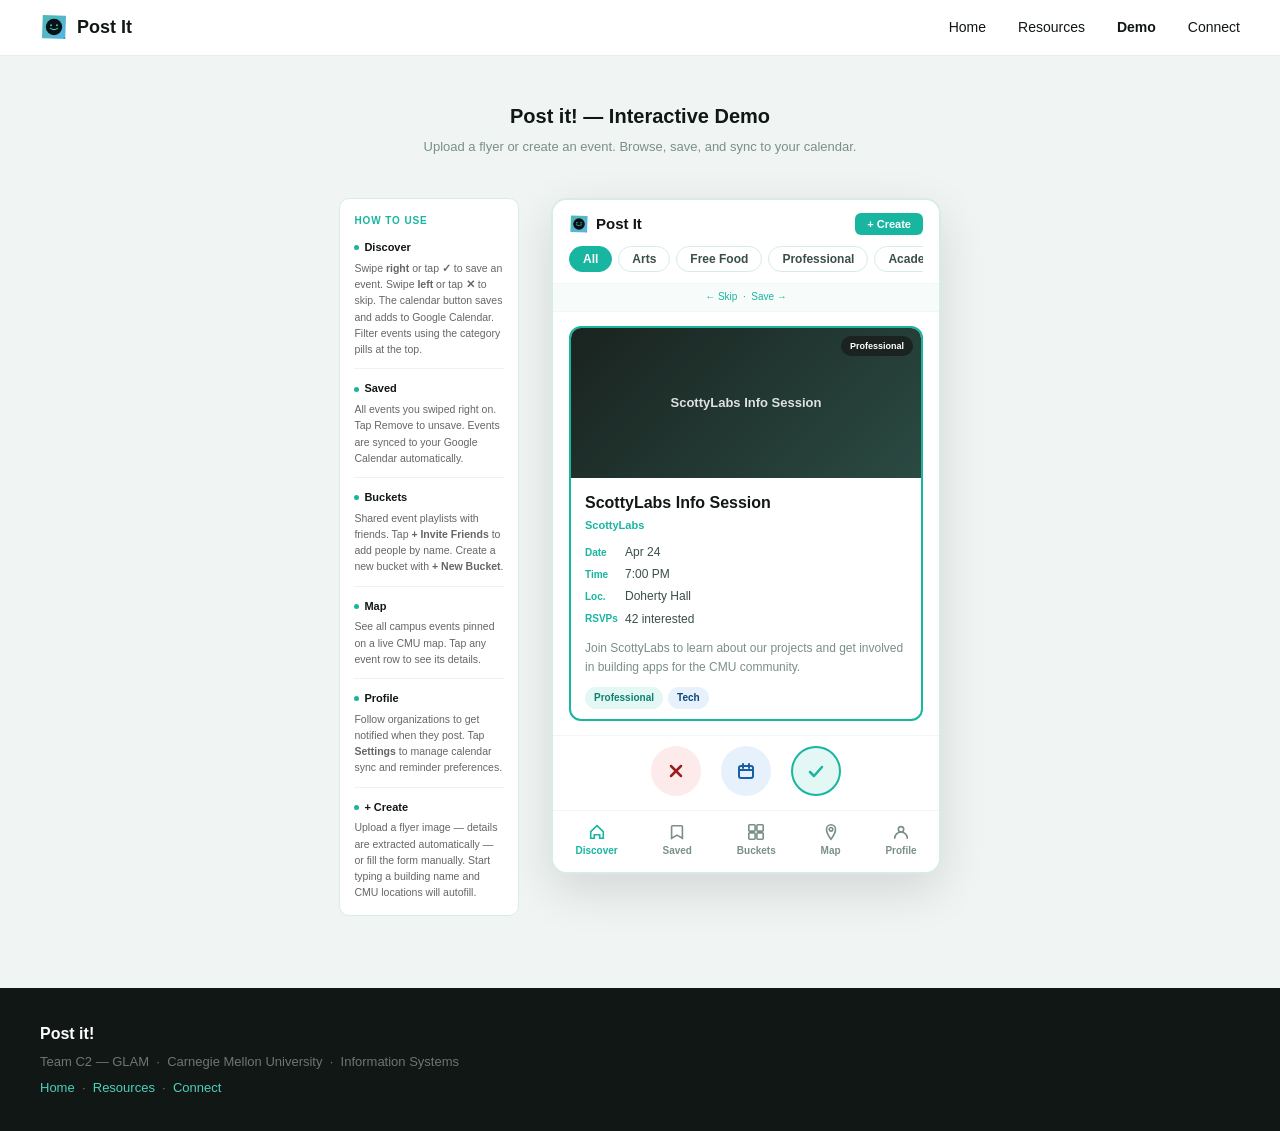
<file: demo.html>
<!DOCTYPE html>
<html lang="en">
<head>
<meta charset="UTF-8">
<meta name="viewport" content="width=device-width, initial-scale=1.0">
<title>Post it! — Demo</title>
<link rel="stylesheet" href="css/style.css">
<style>
body { background: #f0f4f3; font-family: 'Helvetica Neue', Helvetica, Arial, sans-serif; }
.demo-wrap { width: fit-content; margin: 1.5rem auto; padding: 0 1rem 3rem; display: grid; grid-template-columns: 180px 390px; gap: 2rem; align-items: start; }
.demo-intro { grid-column: 1 / -1; text-align: center; padding: 1.25rem 0 0.5rem; }
.demo-intro h1 { font-size: 20px; font-weight: 700; color: var(--ink); margin-bottom: 5px; }
.demo-intro p { font-size: 13px; color: var(--ink-light); }
.demo-instructions { position: sticky; top: 72px; background: var(--white); border: 1px solid var(--border); border-radius: 10px; padding: 0.9rem; }
.demo-instructions h3 { font-size: 10px; font-weight: 700; text-transform: uppercase; letter-spacing: 0.09em; color: var(--teal); margin-bottom: 10px; }
.instr-section { margin-bottom: 11px; padding-bottom: 11px; border-bottom: 1px solid #f0f0f0; }
.instr-section:last-child { margin-bottom: 0; padding-bottom: 0; border-bottom: none; }
.instr-label { font-size: 11px; font-weight: 700; color: var(--ink); margin-bottom: 3px; display: flex; align-items: center; gap: 5px; }
.instr-dot { width: 5px; height: 5px; border-radius: 50%; background: var(--teal); flex-shrink: 0; }
.instr-text { font-size: 10.5px; color: #666; line-height: 1.55; }

/* Phone — fixed phone width */
.phone { background: var(--white); border-radius: var(--r-phone); border: 2px solid var(--border); box-shadow: 0 16px 48px rgba(0,0,0,0.12); overflow: hidden; min-height: 640px; display: flex; flex-direction: column; width: 100%; max-width: 560px; }
/* Phone topbar */
.phone-topbar { background: var(--white); border-bottom: 1px solid #f0f6f3; padding: 12px 16px 0; flex-shrink: 0; }
.phone-topbar-row { display: flex; align-items: center; justify-content: space-between; padding-bottom: 10px; }
.phone-brand { display: flex; align-items: center; gap: 7px; font-size: 15px; font-weight: 700; color: var(--ink); }
.phone-create-btn { background: var(--teal); color: #fff; font-size: 11px; font-weight: 700; padding: 5px 12px; border-radius: 6px; border: none; cursor: pointer; }
.cat-scroll { display: flex; gap: 6px; padding: 0 0 11px; overflow-x: auto; scrollbar-width: none; }
.cat-scroll::-webkit-scrollbar { display: none; }
.cat-pill { font-size: 12px; font-weight: 600; padding: 5px 13px; border-radius: 20px; white-space: nowrap; cursor: pointer; background: var(--white); color: var(--ink-mid); border: 1.5px solid var(--border); transition: all 0.15s; }
.cat-pill.active { background: var(--teal); color: #fff; border-color: var(--teal); }

/* Screens */
.screen { display: none; flex: 1; flex-direction: column; overflow: hidden; }
.screen.active { display: flex; }

/* Discover */
.swipe-hint { text-align: center; font-size: 10px; color: var(--teal); font-weight: 500; padding: 5px 0 6px; background: #f7fcfa; border-bottom: 1px solid #edf7f3; flex-shrink: 0; }
.card-stack-wrap { flex: 1; padding: 14px 16px; position: relative; overflow: hidden; }

/* Swipe flash overlay */
.swipe-flash { position: absolute; inset: 0; opacity: 0; pointer-events: none; z-index: 5; border-radius: 12px; transition: opacity 0.15s; }
.swipe-flash.green { background: rgba(24,181,160,0.18); }
.swipe-flash.red { background: rgba(216,90,48,0.14); }
.swipe-flash.show { opacity: 1; }

.event-card { background: var(--white); border: 2px solid var(--teal); border-radius: 12px; overflow: hidden; cursor: grab; user-select: none; touch-action: none; position: relative; }
.event-card:active { cursor: grabbing; }
.event-card.swiping-left { transform: translateX(-130%) rotate(-10deg); opacity: 0; transition: transform 0.3s ease, opacity 0.25s; }
.event-card.swiping-right { transform: translateX(130%) rotate(10deg); opacity: 0; transition: transform 0.3s ease, opacity 0.25s; }
/* Drag tint overlays */
.card-tint { position: absolute; inset: 0; opacity: 0; pointer-events: none; z-index: 4; transition: opacity 0.1s; }
.card-tint.save { background: rgba(24,181,160,0.2); }
.card-tint.skip { background: rgba(200,50,30,0.15); }

.event-card-img { height: 150px; position: relative; display: flex; align-items: center; justify-content: center; }
.event-card-img.default { background: linear-gradient(135deg,#1a2320,#2a4a42); }
.event-card-img.arts    { background: linear-gradient(135deg,#2a1a3a,#5a2a6a); }
.event-card-img.food    { background: linear-gradient(135deg,#3a2a0a,#7a5a0a); }
.event-card-img.social  { background: linear-gradient(135deg,#0a2a3a,#0a5a6a); }
.event-card-img.volunteer { background: linear-gradient(135deg,#0a3a1a,#1a6a2a); }
.event-card-img.academic  { background: linear-gradient(135deg,#1a1a3a,#2a2a6a); }
.event-card-img.sciences  { background: linear-gradient(135deg,#1a1a2a,#3a1a5a); }
.event-img-text { font-size: 13px; font-weight: 700; color: rgba(255,255,255,0.85); text-align: center; line-height: 1.4; padding: 0 1rem; }
.event-badge { position: absolute; top: 8px; right: 8px; background: #1a2320; color: #fff; font-size: 9px; font-weight: 700; padding: 3px 9px; border-radius: 20px; }
.event-card-body { padding: 12px 14px 10px; }
.event-title { font-size: 16px; font-weight: 700; color: var(--ink); margin-bottom: 2px; }
.event-org { font-size: 11px; color: var(--teal); font-weight: 600; margin-bottom: 8px; }
.event-meta { display: flex; flex-direction: column; gap: 3px; margin-bottom: 10px; }
.event-meta-row { display: flex; align-items: center; gap: 6px; font-size: 12px; color: var(--ink-mid); }
.meta-lbl { font-size: 10px; font-weight: 700; color: var(--teal); width: 34px; flex-shrink: 0; }
.event-desc { font-size: 12px; color: var(--ink-light); line-height: 1.6; margin-bottom: 10px; }
.event-tags { display: flex; gap: 5px; flex-wrap: wrap; }
.event-tag { font-size: 10px; font-weight: 600; padding: 3px 9px; border-radius: 20px; }
.tag-teal { background: var(--teal-light); color: var(--teal-dark); }
.tag-amber { background: #faeeda; color: #633806; }
.tag-blue { background: #e6f1fb; color: #0c447c; }
.tag-coral { background: #faece7; color: #712b13; }
.tag-green { background: #eaf3de; color: #3b6d11; }

.swipe-actions { display: flex; justify-content: center; gap: 20px; padding: 10px 16px 14px; flex-shrink: 0; border-top: 1px solid #f0f6f3; }
.swipe-btn { width: 50px; height: 50px; border-radius: 50%; border: none; cursor: pointer; display: flex; align-items: center; justify-content: center; transition: transform 0.15s; }
.swipe-btn:hover { transform: scale(1.1); }
.swipe-skip { background: #fdeaea; color: #991f1f; }
.swipe-save { background: var(--teal-light); border: 2px solid var(--teal); color: var(--teal); }
.swipe-cal  { background: #e6f1fb; color: #185fa5; }

.empty-state { display: none; flex: 1; align-items: center; justify-content: center; flex-direction: column; gap: 10px; padding: 2rem; text-align: center; }
.empty-state.show { display: flex; }
.empty-state h3 { font-size: 17px; font-weight: 700; color: var(--ink); }
.empty-state p { font-size: 13px; color: var(--ink-light); }
.empty-state button { margin-top: 6px; background: var(--teal); color: #fff; border: none; border-radius: 6px; padding: 9px 20px; font-size: 13px; font-weight: 600; cursor: pointer; }

/* Map */
.map-screen-header { padding: 12px 16px; border-bottom: 1px solid #f0f6f3; flex-shrink: 0; }
.map-screen-title { font-size: 15px; font-weight: 700; color: var(--ink); }
.map-screen-sub { font-size: 11px; color: var(--teal); }
.map-frame { flex: 1; min-height: 240px; }
.map-frame iframe { width: 100%; height: 100%; min-height: 240px; border: none; display: block; }
.map-events { padding: 8px 14px; border-top: 1px solid #f0f6f3; flex-shrink: 0; overflow-y: auto; max-height: 200px; }
.map-event-row { display: flex; align-items: center; gap: 9px; padding: 7px 0; border-bottom: 1px solid #f5f5f5; cursor: pointer; }
.map-event-row:hover { background: #f9f9f9; }
.map-event-row:last-child { border-bottom: none; }
.map-dot { width: 8px; height: 8px; border-radius: 50%; background: var(--teal); flex-shrink: 0; }
.map-event-name { font-size: 12px; font-weight: 600; color: var(--ink); flex: 1; }
.map-event-loc { font-size: 10px; color: var(--ink-light); }
.map-live { font-size: 9px; font-weight: 700; background: var(--teal-light); color: var(--teal-dark); padding: 2px 7px; border-radius: 10px; }

/* Saved */
.saved-screen { background: #111a17; }
.saved-header { padding: 14px 16px 10px; flex-shrink: 0; }
.saved-title { font-size: 16px; font-weight: 700; color: #fff; }
.saved-sub { font-size: 11px; color: rgba(255,255,255,0.4); margin-bottom: 10px; }
.saved-tabs { display: flex; gap: 6px; }
.saved-tab { font-size: 10px; font-weight: 600; padding: 4px 12px; border-radius: 20px; border: none; cursor: pointer; }
.saved-tab.on { background: var(--teal); color: #fff; }
.saved-tab.off { background: rgba(255,255,255,0.08); color: rgba(255,255,255,0.5); }
.saved-list { flex: 1; overflow-y: auto; padding: 8px 14px; }
.saved-item { display: flex; gap: 10px; align-items: flex-start; background: rgba(255,255,255,0.05); border-radius: 8px; padding: 10px 11px; margin-bottom: 7px; border: 1px solid rgba(255,255,255,0.07); cursor: pointer; transition: background 0.15s; }
.saved-item:hover { background: rgba(255,255,255,0.09); }
.saved-dot { width: 8px; height: 8px; border-radius: 50%; background: var(--teal); margin-top: 4px; flex-shrink: 0; }
.saved-name { font-size: 12px; font-weight: 600; color: #fff; }
.saved-meta { font-size: 10px; color: rgba(255,255,255,0.4); line-height: 1.5; margin-top: 2px; }
.saved-cal-note { display: flex; align-items: center; gap: 5px; font-size: 10px; color: var(--teal); margin: 6px 14px 10px; padding: 7px 10px; background: rgba(24,181,160,0.1); border-radius: 6px; flex-shrink: 0; }
.remove-saved { margin-left: auto; font-size: 10px; color: rgba(255,255,255,0.3); background: none; border: none; cursor: pointer; padding: 0; }
.remove-saved:hover { color: #ff6b6b; }

/* Buckets */
.buckets-header { padding: 12px 16px 8px; border-bottom: 1px solid #f0f6f3; flex-shrink: 0; }
.buckets-header-row { display: flex; align-items: center; justify-content: space-between; }
.buckets-title { font-size: 15px; font-weight: 700; color: var(--ink); }
.buckets-sub { font-size: 10px; color: var(--teal); }
.new-bucket-btn { background: var(--teal); color: #fff; font-size: 10px; font-weight: 700; padding: 5px 10px; border-radius: 6px; border: none; cursor: pointer; }
.buckets-list { flex: 1; overflow-y: auto; padding: 10px 14px; }
.bucket-card { background: var(--white); border: 1px solid var(--border); border-radius: var(--r-card); padding: 11px 12px; margin-bottom: 8px; box-shadow: var(--shadow); }
.bucket-card-top { display: flex; align-items: center; gap: 10px; margin-bottom: 6px; }
.bucket-icon { width: 30px; height: 30px; border-radius: 7px; display: flex; align-items: center; justify-content: center; font-size: 13px; font-weight: 700; color: #fff; flex-shrink: 0; }
.bucket-name { font-size: 13px; font-weight: 600; color: var(--ink); }
.bucket-members { font-size: 10px; color: var(--ink-light); }
.bucket-event-line { font-size: 11px; color: var(--teal); font-weight: 500; margin-bottom: 2px; }
.bucket-time-line { font-size: 10px; color: var(--ink-light); margin-bottom: 8px; }
.bucket-actions { display: flex; gap: 6px; }
.invite-btn { flex: 1; background: var(--teal-light); color: var(--teal-dark); border: none; border-radius: 5px; padding: 6px; font-size: 11px; font-weight: 600; cursor: pointer; transition: background 0.15s; }
.invite-btn:hover { background: #c3ede0; }
.leave-btn { background: #fdeaea; color: #991f1f; border: none; border-radius: 5px; padding: 6px 10px; font-size: 11px; font-weight: 600; cursor: pointer; }

/* Profile */
.profile-header { padding: 14px 16px 10px; border-bottom: 1px solid #f0f6f3; flex-shrink: 0; }
.profile-top { display: flex; align-items: center; gap: 10px; margin-bottom: 12px; }
.profile-avatar { width: 44px; height: 44px; border-radius: 50%; background: var(--teal); display: flex; align-items: center; justify-content: center; font-size: 15px; font-weight: 700; color: #fff; flex-shrink: 0; }
.profile-name { font-size: 15px; font-weight: 600; color: var(--ink); }
.profile-email { font-size: 11px; color: var(--ink-light); }
.settings-btn { margin-left: auto; font-size: 11px; color: var(--ink-light); background: var(--bg); border: 1px solid var(--border); border-radius: 5px; padding: 4px 8px; cursor: pointer; font-weight: 500; }
.profile-stats { display: grid; grid-template-columns: repeat(3,1fr); gap: 6px; }
.profile-stat { background: var(--bg); border-radius: 6px; padding: 8px; text-align: center; border: 1px solid var(--border); cursor: pointer; transition: border-color 0.15s; }
.profile-stat:hover { border-color: var(--teal); }
.profile-stat-num { font-size: 18px; font-weight: 700; color: var(--ink); }
.profile-stat-label { font-size: 9px; color: var(--ink-light); margin-top: 1px; }
.profile-body { flex: 1; overflow-y: auto; padding: 10px 14px; }
.profile-section-title { font-size: 12px; font-weight: 600; color: var(--ink); margin-bottom: 2px; }
.profile-section-sub { font-size: 11px; color: var(--ink-light); margin-bottom: 10px; }
.org-row { display: flex; align-items: center; gap: 8px; padding: 7px 0; border-bottom: 1px solid var(--border); }
.org-avatar { width: 24px; height: 24px; border-radius: 50%; display: flex; align-items: center; justify-content: center; font-size: 9px; font-weight: 700; color: #fff; flex-shrink: 0; }
.org-name { font-size: 12px; font-weight: 600; color: var(--ink); flex: 1; }
.org-count { font-size: 10px; color: var(--ink-light); }
.follow-toggle { font-size: 10px; font-weight: 600; background: none; border: 1px solid var(--border); border-radius: 4px; padding: 3px 8px; cursor: pointer; transition: all 0.15s; }
.follow-toggle.following { color: #991f1f; border-color: #fca5a5; }
.follow-toggle.following:hover { background: #fdeaea; }
.follow-toggle.follow { color: var(--teal); border-color: var(--teal); }
.follow-toggle.follow:hover { background: var(--teal-light); }

/* Bottom nav */
.phone-bottom-nav { display: flex; justify-content: space-around; padding: 8px 0 12px; border-top: 1px solid #f0f6f3; background: var(--white); flex-shrink: 0; }
.saved-phone-nav { background: #1a2420; border-top-color: #2a3830; }
.bnav-item { display: flex; flex-direction: column; align-items: center; gap: 2px; cursor: pointer; padding: 4px 10px; font-size: 10px; font-weight: 600; color: var(--ink-light); border: none; background: none; transition: color 0.15s; border-radius: 6px; }
.bnav-item:hover { color: var(--teal); }
.bnav-item.active, .bnav-item.active-dark { color: var(--teal); }
.bnav-icon-svg { width: 18px; height: 18px; margin-bottom: 2px; }

/* Toast */
.toast { position: fixed; bottom: 2rem; left: 50%; transform: translateX(-50%) translateY(10px); background: var(--ink); color: #fff; padding: 10px 20px; border-radius: 8px; font-size: 13px; font-weight: 500; opacity: 0; transition: opacity 0.2s, transform 0.2s; pointer-events: none; z-index: 9999; white-space: nowrap; }
.toast.show { opacity: 1; transform: translateX(-50%) translateY(0); }

/* Modal base */
.modal-overlay { display: none; position: fixed; inset: 0; background: rgba(0,0,0,0.55); z-index: 999; align-items: center; justify-content: center; padding: 1rem; }
.modal-box { background: var(--white); border-radius: 12px; padding: 1.5rem; max-width: 360px; width: 100%; max-height: 90vh; overflow-y: auto; }
.modal-title { font-size: 17px; font-weight: 700; color: var(--ink); margin-bottom: 4px; }
.modal-sub { font-size: 13px; color: var(--ink-light); margin-bottom: 1.25rem; }
.modal-input { width: 100%; border: 1.5px solid var(--border); border-radius: 6px; padding: 9px 12px; font-size: 13px; font-family: inherit; color: var(--ink); margin-bottom: 8px; outline: none; transition: border-color 0.15s; }
.modal-input:focus { border-color: var(--teal); }
.modal-label { font-size: 11px; font-weight: 600; color: var(--ink-mid); margin-bottom: 4px; display: block; }
.modal-btn-primary { width: 100%; background: var(--teal); color: #fff; border: none; border-radius: 8px; padding: 12px; font-size: 14px; font-weight: 600; cursor: pointer; margin-top: 4px; }
.modal-btn-secondary { width: 100%; background: none; border: 1px solid var(--border); border-radius: 8px; padding: 10px; font-size: 13px; color: var(--ink-light); cursor: pointer; margin-top: 6px; }
.suggestions-box { border: 1.5px solid var(--teal); border-radius: 6px; overflow: hidden; margin-bottom: 8px; }
.suggestion-item { padding: 8px 12px; font-size: 12px; color: var(--ink-mid); cursor: pointer; border-bottom: 1px solid var(--border); }
.suggestion-item:last-child { border-bottom: none; }
.suggestion-item:hover { background: var(--teal-light); }
.loading-dots { display: flex; gap: 4px; justify-content: center; margin: 1rem 0; }
.loading-dots span { width: 8px; height: 8px; border-radius: 50%; background: var(--teal); animation: bounce 0.8s ease infinite; }
.loading-dots span:nth-child(2) { animation-delay: 0.15s; }
.loading-dots span:nth-child(3) { animation-delay: 0.3s; }
@keyframes bounce { 0%,80%,100%{transform:scale(0.8);opacity:0.5} 40%{transform:scale(1.2);opacity:1} }
.tag-select { display: flex; flex-wrap: wrap; gap: 6px; margin-bottom: 10px; }
.tag-opt { font-size: 11px; padding: 4px 10px; border-radius: 20px; border: 1.5px solid var(--border); cursor: pointer; font-weight: 500; color: var(--ink-mid); transition: all 0.15s; }
.tag-opt.selected { background: var(--teal); color: #fff; border-color: var(--teal); }
@keyframes spin { to { transform: rotate(360deg); } }
</style>
</head>
<body>

<div class="toast" id="toast"></div>

<nav>
  <a href="index.html" class="nav-brand">
    <img src="logo.svg" alt="Post It! logo" style="width:28px;height:28px;display:block">
    Post It
  </a>
  <div class="nav-links">
    <a href="index.html">Home</a>
    <a href="resources.html">Resources</a>
    <a href="demo.html">Demo</a>
    <a href="connect.html">Connect</a>
  </div>
</nav>

<div class="demo-wrap">
  <div class="demo-intro">
    <h1>Post it! — Interactive Demo</h1>
    <p>Upload a flyer or create an event. Browse, save, and sync to your calendar.</p>
  </div>

  <aside class="demo-instructions">
    <h3>How to use</h3>
    <div class="instr-section">
      <div class="instr-label"><div class="instr-dot"></div>Discover</div>
      <div class="instr-text">Swipe <strong>right</strong> or tap <strong>✓</strong> to save an event. Swipe <strong>left</strong> or tap <strong>✕</strong> to skip. The calendar button saves and adds to Google Calendar. Filter events using the category pills at the top.</div>
    </div>
    <div class="instr-section">
      <div class="instr-label"><div class="instr-dot"></div>Saved</div>
      <div class="instr-text">All events you swiped right on. Tap Remove to unsave. Events are synced to your Google Calendar automatically.</div>
    </div>
    <div class="instr-section">
      <div class="instr-label"><div class="instr-dot"></div>Buckets</div>
      <div class="instr-text">Shared event playlists with friends. Tap <strong>+ Invite Friends</strong> to add people by name. Create a new bucket with <strong>+ New Bucket</strong>.</div>
    </div>
    <div class="instr-section">
      <div class="instr-label"><div class="instr-dot"></div>Map</div>
      <div class="instr-text">See all campus events pinned on a live CMU map. Tap any event row to see its details.</div>
    </div>
    <div class="instr-section">
      <div class="instr-label"><div class="instr-dot"></div>Profile</div>
      <div class="instr-text">Follow organizations to get notified when they post. Tap <strong>Settings</strong> to manage calendar sync and reminder preferences.</div>
    </div>
    <div class="instr-section">
      <div class="instr-label"><div class="instr-dot"></div>+ Create</div>
      <div class="instr-text">Upload a flyer image — details are extracted automatically — or fill the form manually. Start typing a building name and CMU locations will autofill.</div>
    </div>
  </aside>

  <div class="phone" id="phone">

    <div class="phone-topbar" id="topbar">
      <div class="phone-topbar-row">
        <div class="phone-brand">
          <img src="logo.svg" alt="" style="width:20px;height:20px;border-radius:5px;display:block">
          Post It
        </div>
        <button class="phone-create-btn" onclick="showCreateModal()">+ Create</button>
      </div>
      <div class="cat-scroll" id="catScroll">
        <button class="cat-pill active" data-cat="all" onclick="filterCat(this)">All</button>
        <button class="cat-pill" data-cat="arts" onclick="filterCat(this)">Arts</button>
        <button class="cat-pill" data-cat="food" onclick="filterCat(this)">Free Food</button>
        <button class="cat-pill" data-cat="professional" onclick="filterCat(this)">Professional</button>
        <button class="cat-pill" data-cat="academic" onclick="filterCat(this)">Academic</button>
        <button class="cat-pill" data-cat="social" onclick="filterCat(this)">Social</button>
        <button class="cat-pill" data-cat="volunteer" onclick="filterCat(this)">Volunteering</button>
        <button class="cat-pill" data-cat="sciences" onclick="filterCat(this)">Sciences</button>
      </div>
    </div>

    <!-- DISCOVER -->
    <div class="screen active" id="screen-discover">
      <div class="swipe-hint">← Skip &nbsp;·&nbsp; Save →</div>
      <div class="card-stack-wrap" id="cardWrap">
        <div class="swipe-flash" id="swipeFlash"></div>
        <div class="empty-state" id="emptyState">
          <div style="font-size:30px;color:var(--teal);font-weight:700">—</div>
          <h3>You're all caught up!</h3>
          <p>Check back later or change filters to discover more events.</p>
          <button onclick="resetQueue()">Start over</button>
        </div>
      </div>
      <div class="swipe-actions">
        <button class="swipe-btn swipe-skip" onclick="doSwipe('left')" title="Skip">
          <svg width="16" height="16" viewBox="0 0 16 16" fill="none" stroke="currentColor" stroke-width="2.5" stroke-linecap="round"><line x1="3" y1="3" x2="13" y2="13"/><line x1="13" y1="3" x2="3" y2="13"/></svg>
        </button>
        <button class="swipe-btn swipe-cal" onclick="saveAndCal()" title="Save + Add to Calendar">
          <svg width="16" height="16" viewBox="0 0 16 16" fill="none" stroke="currentColor" stroke-width="2" stroke-linecap="round"><rect x="1" y="3" width="14" height="12" rx="2"/><line x1="1" y1="7" x2="15" y2="7"/><line x1="5" y1="1" x2="5" y2="5"/><line x1="11" y1="1" x2="11" y2="5"/></svg>
        </button>
        <button class="swipe-btn swipe-save" onclick="doSwipe('right')" title="Save">
          <svg width="16" height="16" viewBox="0 0 16 16" fill="none" stroke="currentColor" stroke-width="2.5" stroke-linecap="round" stroke-linejoin="round"><polyline points="2,9 6,13 14,4"/></svg>
        </button>
      </div>
    </div>

    <!-- MAP -->
    <div class="screen" id="screen-map">
      <div class="map-screen-header">
        <div class="map-screen-title">Live Campus Map</div>
        <div class="map-screen-sub">Events happening on campus</div>
      </div>
      <div class="map-frame">
        <iframe src="https://maps.google.com/maps?q=Carnegie+Mellon+University,+Pittsburgh,+PA&z=15&output=embed&t=m" allowfullscreen loading="lazy" referrerpolicy="no-referrer-when-downgrade"></iframe>
      </div>
      <div class="map-events" id="mapEventsList"></div>
    </div>

    <!-- SAVED -->
    <div class="screen saved-screen" id="screen-saved">
      <div class="saved-header">
        <div class="saved-title">Saved Events</div>
        <div class="saved-sub">Your upcoming plans</div>
        <div class="saved-tabs">
          <button class="saved-tab on" onclick="setSavedTab(this,'confirmed')">Confirmed</button>
          <button class="saved-tab off" onclick="setSavedTab(this,'pending')">Pending</button>
        </div>
      </div>
      <div class="saved-list" id="savedList"></div>
      <div class="saved-cal-note" id="calNote"></div>
    </div>

    <!-- BUCKETS -->
    <div class="screen" id="screen-buckets">
      <div class="buckets-header">
        <div class="buckets-header-row">
          <div>
            <div class="buckets-title">Event Buckets</div>
            <div class="buckets-sub">Shared playlists for events</div>
          </div>
          <button class="new-bucket-btn" onclick="showNewBucketModal()">+ New Bucket</button>
        </div>
      </div>
      <div class="buckets-list" id="bucketsList"></div>
    </div>

    <!-- PROFILE -->
    <div class="screen" id="screen-profile">
      <div class="profile-header">
        <div class="profile-top">
          <div class="profile-avatar">MS</div>
          <div>
            <div class="profile-name">Mahee Shah</div>
            <div class="profile-email">mahees@andrew.cmu.edu</div>
          </div>
          <button class="settings-btn" onclick="showSettingsModal()">Settings</button>
        </div>
        <div class="profile-stats">
          <div class="profile-stat" onclick="switchScreen('saved',document.querySelectorAll('.bnav-item')[1])">
            <div class="profile-stat-num" id="statSaved">0</div>
            <div class="profile-stat-label">Saved</div>
          </div>
          <div class="profile-stat">
            <div class="profile-stat-num" id="statFlyers">3</div>
            <div class="profile-stat-label">My Flyers</div>
          </div>
          <div class="profile-stat">
            <div class="profile-stat-num" id="statFollowing">4</div>
            <div class="profile-stat-label">Following</div>
          </div>
        </div>
      </div>
      <div class="profile-body">
        <div class="profile-section-title">Following Organizations</div>
        <div class="profile-section-sub">Get notified when these organizations post new events</div>
        <div id="orgList"></div>
      </div>
    </div>

    <!-- BOTTOM NAV -->
    <div class="phone-bottom-nav" id="bottomNav">
      <button class="bnav-item active" onclick="switchScreen('discover',this)">
        <svg class="bnav-icon-svg" viewBox="0 0 20 20" fill="none" stroke="currentColor" stroke-width="1.8" stroke-linecap="round"><path d="M3 9.5L10 3l7 6.5V17H13v-4H7v4H3z"/></svg>
        Discover
      </button>
      <button class="bnav-item" onclick="switchScreen('saved',this)">
        <svg class="bnav-icon-svg" viewBox="0 0 20 20" fill="none" stroke="currentColor" stroke-width="1.8" stroke-linecap="round"><path d="M5 3h10a1 1 0 011 1v13l-6-3.5L4 17V4a1 1 0 011-1z"/></svg>
        Saved
      </button>
      <button class="bnav-item" onclick="switchScreen('buckets',this)">
        <svg class="bnav-icon-svg" viewBox="0 0 20 20" fill="none" stroke="currentColor" stroke-width="1.8" stroke-linecap="round"><rect x="2" y="2" width="7" height="7" rx="1"/><rect x="11" y="2" width="7" height="7" rx="1"/><rect x="2" y="11" width="7" height="7" rx="1"/><rect x="11" y="11" width="7" height="7" rx="1"/></svg>
        Buckets
      </button>
      <button class="bnav-item" onclick="switchScreen('map',this)">
        <svg class="bnav-icon-svg" viewBox="0 0 20 20" fill="none" stroke="currentColor" stroke-width="1.8" stroke-linecap="round"><path d="M10 2C7.2 2 5 4.2 5 7c0 4.5 5 11 5 11s5-6.5 5-11c0-2.8-2.2-5-5-5z"/><circle cx="10" cy="7" r="2"/></svg>
        Map
      </button>
      <button class="bnav-item" onclick="switchScreen('profile',this)">
        <svg class="bnav-icon-svg" viewBox="0 0 20 20" fill="none" stroke="currentColor" stroke-width="1.8" stroke-linecap="round"><circle cx="10" cy="7" r="3"/><path d="M3 17c0-4 3.1-7 7-7s7 3 7 7"/></svg>
        Profile
      </button>
    </div>

  </div><!-- end phone -->

  <!-- CREATE MODAL -->
  <div class="modal-overlay" id="createModal" style="display:none">
    <div class="modal-box">
      <!-- Step 1: Choose method -->
      <div id="createStep1">
        <div class="modal-title">Create an event</div>
        <div class="modal-sub">Upload a flyer or fill in the details manually.</div>
        <label for="fileInput" style="display:flex;flex-direction:column;align-items:center;justify-content:center;gap:8px;width:100%;background:var(--bg);border:2px dashed var(--border);border-radius:8px;padding:1.5rem;cursor:pointer;margin-bottom:10px">
          <svg width="28" height="28" viewBox="0 0 24 24" fill="none" stroke="var(--teal)" stroke-width="1.5" stroke-linecap="round"><polyline points="16 16 12 12 8 16"/><line x1="12" y1="12" x2="12" y2="21"/><path d="M20.39 18.39A5 5 0 0018 9h-1.26A8 8 0 103 16.3"/></svg>
          <span style="font-size:13px;font-weight:600;color:var(--ink)">Upload a flyer image</span>
          <span style="font-size:11px;color:var(--ink-light)">We'll extract the details automatically</span>
        </label>
        <input type="file" id="fileInput" accept="image/*" style="display:none">
        <div style="text-align:center;font-size:12px;color:var(--ink-light);margin:8px 0">or</div>
        <button class="modal-btn-primary" onclick="showManualForm()" style="margin-bottom:6px">Fill in details manually</button>
        <button class="modal-btn-secondary" onclick="closeCreateModal()">Cancel</button>
      </div>
      <!-- Step 2: Extracting -->
      <div id="createStep2" style="display:none;text-align:center;padding:1rem 0">
        <div style="width:40px;height:40px;border:3px solid var(--teal-light);border-top-color:var(--teal);border-radius:50%;animation:spin 0.8s linear infinite;margin:0 auto 1rem"></div>
        <div style="font-size:14px;font-weight:600;color:var(--ink);margin-bottom:6px">Extracting event details...</div>
        <div style="font-size:12px;color:var(--ink-light)">Reading the flyer for event name, date, time, location, and tags</div>
      </div>
      <!-- Step 3: Confirm extracted / Manual form -->
      <div id="createStep3" style="display:none">
        <div class="modal-title" id="createStep3Title">Confirm details</div>
        <div class="modal-sub" id="createStep3Sub">Review and edit before posting.</div>
        <img id="uploadedPreview" style="width:100%;height:120px;object-fit:cover;border-radius:6px;margin-bottom:12px;display:none">
        <label class="modal-label">Event name</label>
        <input class="modal-input" id="f-title" placeholder="e.g. ScottyLabs Info Session">
        <label class="modal-label">Organization</label>
        <input class="modal-input" id="f-org" placeholder="e.g. ScottyLabs">
        <label class="modal-label">Date</label>
        <input class="modal-input" id="f-date" type="date">
        <label class="modal-label">Time</label>
        <input class="modal-input" id="f-time" type="time">
        <label class="modal-label">Location</label>
        <input class="modal-input" id="f-location" placeholder="Start typing a CMU building..." oninput="suggestLocation(this.value)" autocomplete="off">
        <div id="locationSuggestions" style="display:none" class="suggestions-box"></div>
        <label class="modal-label">Description</label>
        <textarea class="modal-input" id="f-desc" rows="2" placeholder="What should students know about this event?"></textarea>
        <label class="modal-label">Tags</label>
        <div class="tag-select" id="tagSelect">
          <span class="tag-opt" onclick="toggleTag(this)">Free Food</span>
          <span class="tag-opt" onclick="toggleTag(this)">Arts</span>
          <span class="tag-opt" onclick="toggleTag(this)">Academic</span>
          <span class="tag-opt" onclick="toggleTag(this)">Social</span>
          <span class="tag-opt" onclick="toggleTag(this)">Professional</span>
          <span class="tag-opt" onclick="toggleTag(this)">Volunteering</span>
          <span class="tag-opt" onclick="toggleTag(this)">Sciences</span>
        </div>
        <button class="modal-btn-primary" onclick="submitEvent()">Post this event</button>
        <button class="modal-btn-secondary" onclick="closeCreateModal()">Cancel</button>
      </div>
    </div>
  </div>

  <!-- INVITE MODAL -->
  <div class="modal-overlay" id="inviteModal" style="display:none">
    <div class="modal-box">
      <div class="modal-title">Invite friends</div>
      <div class="modal-sub" id="inviteModalSub">Add friends to this bucket.</div>
      <label class="modal-label">Search by name or Andrew ID</label>
      <input class="modal-input" id="inviteSearch" placeholder="e.g. lcho2" oninput="searchFriends(this.value)">
      <div id="friendSuggestions" style="margin-bottom:10px"></div>
      <div id="invitedList" style="margin-bottom:12px"></div>
      <button class="modal-btn-primary" onclick="confirmInvite()">Send invites</button>
      <button class="modal-btn-secondary" onclick="closeModal('inviteModal')">Cancel</button>
    </div>
  </div>

  <!-- NEW BUCKET MODAL -->
  <div class="modal-overlay" id="newBucketModal" style="display:none">
    <div class="modal-box">
      <div class="modal-title">New Bucket</div>
      <div class="modal-sub">Create a shared playlist of events with friends.</div>
      <label class="modal-label">Bucket name</label>
      <input class="modal-input" id="nb-name" placeholder="e.g. Friday Night Plans">
      <label class="modal-label">Pick a color</label>
      <div style="display:flex;gap:8px;margin-bottom:12px" id="colorPicker">
        <div onclick="selectColor(this,'#18b5a0')" style="width:24px;height:24px;border-radius:50%;background:#18b5a0;cursor:pointer;border:2px solid transparent"></div>
        <div onclick="selectColor(this,'#378add')" style="width:24px;height:24px;border-radius:50%;background:#378add;cursor:pointer;border:2px solid transparent"></div>
        <div onclick="selectColor(this,'#d85a30')" style="width:24px;height:24px;border-radius:50%;background:#d85a30;cursor:pointer;border:2px solid transparent"></div>
        <div onclick="selectColor(this,'#9b59b6')" style="width:24px;height:24px;border-radius:50%;background:#9b59b6;cursor:pointer;border:2px solid transparent"></div>
        <div onclick="selectColor(this,'#639922')" style="width:24px;height:24px;border-radius:50%;background:#639922;cursor:pointer;border:2px solid transparent"></div>
      </div>
      <button class="modal-btn-primary" onclick="createBucket()">Create bucket</button>
      <button class="modal-btn-secondary" onclick="closeModal('newBucketModal')">Cancel</button>
    </div>
  </div>

  <!-- SETTINGS MODAL -->
  <div class="modal-overlay" id="settingsModal" style="display:none">
    <div class="modal-box">
      <div class="modal-title">Settings</div>
      <div style="display:flex;flex-direction:column;gap:14px;margin:1rem 0">
        <div style="display:flex;align-items:center;justify-content:space-between">
          <div><div style="font-size:13px;font-weight:600;color:var(--ink)">Google Calendar sync</div><div style="font-size:11px;color:var(--ink-light)">Auto-add saved events</div></div>
          <div id="calToggle" onclick="toggleSetting(this)" style="width:38px;height:22px;border-radius:11px;background:var(--teal);cursor:pointer;position:relative;transition:background 0.2s"><div style="width:18px;height:18px;border-radius:50%;background:#fff;position:absolute;top:2px;right:2px;transition:right 0.2s;box-shadow:0 1px 3px rgba(0,0,0,0.2)"></div></div>
        </div>
        <div style="display:flex;align-items:center;justify-content:space-between">
          <div><div style="font-size:13px;font-weight:600;color:var(--ink)">Event reminders</div><div style="font-size:11px;color:var(--ink-light)">Notify before events</div></div>
          <div id="remToggle" onclick="toggleSetting(this)" style="width:38px;height:22px;border-radius:11px;background:var(--teal);cursor:pointer;position:relative;transition:background 0.2s"><div style="width:18px;height:18px;border-radius:50%;background:#fff;position:absolute;top:2px;right:2px;transition:right 0.2s;box-shadow:0 1px 3px rgba(0,0,0,0.2)"></div></div>
        </div>
        <div>
          <label class="modal-label">Default reminder time</label>
          <select class="modal-input" style="cursor:pointer">
            <option>Morning of the event</option>
            <option>1 day before</option>
            <option>3 days before</option>
            <option>1 week before</option>
          </select>
        </div>
        <div>
          <label class="modal-label">Display name</label>
          <input class="modal-input" value="Mahee Shah">
        </div>
      </div>
      <button class="modal-btn-primary" onclick="closeModal('settingsModal');showToast('Settings saved')">Save settings</button>
      <button class="modal-btn-secondary" onclick="closeModal('settingsModal')">Cancel</button>
    </div>
  </div>

</div><!-- end demo-wrap -->

<footer>
  <div class="foot-brand">Post it!</div>
  <p>Team C2 — GLAM &nbsp;·&nbsp; Carnegie Mellon University &nbsp;·&nbsp; Information Systems</p>
  <p style="margin-top:4px"><a href="index.html">Home</a> &nbsp;·&nbsp; <a href="resources.html">Resources</a> &nbsp;·&nbsp; <a href="connect.html">Connect</a></p>
</footer>

<script src="js/main.js"></script>
<script>
// ── DATA ──
const CMU_LOCATIONS = [
  'Baker Hall', 'Carnegie Mellon University', 'Cohon University Center', 'Cyert Hall',
  'Doherty Hall', 'Gates Hillman Center', 'Hamburg Hall', 'Hunt Library',
  'Margaret Morrison Carnegie Hall', 'Mellon Institute', 'Newell-Simon Hall',
  'Purnell Center for the Arts', 'Rangos Hall', 'Schenley Park', 'Skibo Gym',
  'Smith Hall', 'Tepper School of Business', 'The Fence', 'Wean Hall', 'Wiegand Gym'
];

const FAKE_FRIENDS = [
  {id:'lcho2', name:'Lauren Cho', color:'#18b5a0'},
  {id:'gmanzano', name:'Gabby Manzano', color:'#5dcaa5'},
  {id:'allisonx', name:'Allison Xia', color:'#378add'},
  {id:'sarahk', name:'Sarah Kim', color:'#d85a30'},
  {id:'mikej', name:'Mike Johnson', color:'#9b59b6'},
  {id:'emilyc', name:'Emily Chen', color:'#639922'},
  {id:'jakew', name:'Jake Wilson', color:'#ef9f27'},
  {id:'ninaR', name:'Nina Russo', color:'#e91e8c'},
];

const events = [
  { id:1, title:'ScottyLabs Info Session', org:'ScottyLabs', cat:'professional', imgClass:'default', badge:'Professional', date:'Apr 24', time:'7:00 PM', location:'Doherty Hall', rsvp:'42 interested', desc:'Join ScottyLabs to learn about our projects and get involved in building apps for the CMU community.', tags:['Professional','Tech'], tagClasses:['tag-teal','tag-blue'] },
  { id:2, title:'Free Pizza Night', org:'CS Student Council', cat:'food', imgClass:'food', badge:'Free Food', date:'Apr 28', time:'12:00 PM', location:'Wean Hall 4th Floor', rsvp:'118 interested', desc:'Stop by Wean Hall for free pizza and meet other CS students. No RSVP required — just show up!', tags:['Free Food','Social'], tagClasses:['tag-amber','tag-teal'] },
  { id:3, title:'Spring Arts Showcase', org:'CMU School of Art', cat:'arts', imgClass:'arts', badge:'Arts', date:'Apr 24', time:'4:00 PM', location:'Purnell Center', rsvp:'67 interested', desc:'End-of-semester showcase featuring student paintings, sculptures, digital art, and performance pieces. Free and open to all.', tags:['Arts','Free'], tagClasses:['tag-coral','tag-green'] },
  { id:4, title:'Robotics Club Demo Night', org:'CMU Robotics Club', cat:'academic', imgClass:'academic', badge:'Academic', date:'Apr 23', time:'6:00 PM', location:'Newell-Simon Hall', rsvp:'55 interested', desc:'Watch live demos of this semester\'s robotics projects. Pizza provided. Everyone welcome.', tags:['Academic','Tech'], tagClasses:['tag-blue','tag-teal'] },
  { id:5, title:'Schenley Park Clean-Up', org:'CMU Volunteers', cat:'volunteer', imgClass:'volunteer', badge:'Volunteering', date:'Apr 26', time:'10:00 AM', location:'Schenley Park', rsvp:'31 interested', desc:'Spend a Saturday morning giving back. Gloves, bags, and coffee provided. Great for community service hours.', tags:['Volunteering','Outdoors'], tagClasses:['tag-green','tag-teal'] },
  { id:6, title:'Lunar New Year Cultural Night', org:'Asian Student Association', cat:'social', imgClass:'social', badge:'Social', date:'Apr 26', time:'7:00 PM', location:'Rangos Hall', rsvp:'203 interested', desc:'Celebrate with traditional performances, food, and cultural exhibits. One of the biggest events of the year.', tags:['Social','Food','Cultural'], tagClasses:['tag-amber','tag-coral','tag-teal'] },
  { id:7, title:'Bioinformatics Symposium', org:'Department of Biology', cat:'sciences', imgClass:'sciences', badge:'Sciences', date:'Apr 25', time:'2:00 PM', location:'Mellon Institute', rsvp:'28 interested', desc:'Undergrad and grad students present research in genomics, computational biology, and molecular science.', tags:['Sciences','Academic'], tagClasses:['tag-blue','tag-teal'] },
  { id:8, title:'Improv Comedy Show', org:"Scotch'n'Soda Theatre", cat:'arts', imgClass:'arts', badge:'Arts', date:'Apr 25', time:'9:00 PM', location:'Rangos Hall', rsvp:'89 interested', desc:"CMU's oldest theatrical organization presents an evening of unscripted comedy. Free with student ID.", tags:['Arts','Entertainment'], tagClasses:['tag-coral','tag-amber'] },
  { id:9, title:'Hack112 Opening Ceremony', org:'Hack112', cat:'professional', imgClass:'default', badge:'Professional', date:'Apr 27', time:'5:00 PM', location:'Gates Hillman Center', rsvp:'212 interested', desc:'CMU\'s largest hackathon kicks off this weekend. Check in, grab your badge, and meet your team.', tags:['Professional','Tech'], tagClasses:['tag-teal','tag-blue'] },
  { id:10, title:'Mindfulness & Meditation', org:'CMU Wellness', cat:'social', imgClass:'social', badge:'Social', date:'Apr 28', time:'11:00 AM', location:'Cohon University Center', rsvp:'44 interested', desc:'Drop-in meditation session led by CMU Wellness staff. No experience needed. Mats provided.', tags:['Social','Wellness'], tagClasses:['tag-green','tag-teal'] },
  { id:11, title:'Chemistry Research Expo', org:'Dept. of Chemistry', cat:'sciences', imgClass:'sciences', badge:'Sciences', date:'Apr 29', time:'1:00 PM', location:'Mellon Institute', rsvp:'36 interested', desc:'Undergraduate researchers present their work. Judges from industry and academia in attendance.', tags:['Sciences','Academic'], tagClasses:['tag-blue','tag-teal'] },
  { id:12, title:'Club Fair — Spring Edition', org:'Student Activities', cat:'social', imgClass:'social', badge:'Social', date:'Apr 30', time:'11:00 AM', location:'Wiegand Gym', rsvp:'340 interested', desc:'Meet over 100 student clubs, sign up for mailing lists, and find your community at CMU.', tags:['Social','Free Food'], tagClasses:['tag-teal','tag-amber'] },
];

// ── STATE ──
let currentCat = 'all';
let cardQueue = [];
let savedSet = new Set();
let savedEvents = [];
let buckets = [
  { id:1, name:'Friday Night Moves', color:'#18b5a0', members:['You','Sarah','Mike'], events:[{title:'ScottyLabs Info Session',date:'Apr 24',time:'7:00 PM'}] },
  { id:2, name:'Midterm Stress Relief', color:'#5dcaa5', members:['You','Emily','Jake','Nina'], events:[{title:'Mindfulness & Meditation',date:'Apr 28',time:'11:00 AM'}] },
];
let orgs = [
  {id:'sg', name:'Student Government', count:15, color:'#378add', abbr:'SG', following:true},
  {id:'cs', name:'Computer Science Club', count:9, color:'#d85a30', abbr:'CS', following:true},
  {id:'asa', name:'Asian Student Association', count:12, color:'#18b5a0', abbr:'ASA', following:true},
  {id:'vol', name:'CMU Volunteers', count:6, color:'#639922', abbr:'V', following:true},
  {id:'hack', name:'Hack112', count:4, color:'#9b59b6', abbr:'H', following:false},
  {id:'art', name:"Scotch'n'Soda Theatre", count:8, color:'#ef9f27', abbr:'SS', following:false},
];
let selectedBucketColor = '#18b5a0';
let currentInviteBucketId = null;
let pendingInvites = [];

// ── TOAST ──
function showToast(msg) {
  const t = document.getElementById('toast');
  t.textContent = msg;
  t.classList.add('show');
  setTimeout(() => t.classList.remove('show'), 2200);
}

// ── MODALS ──
function closeModal(id) {
  document.getElementById(id).style.display = 'none';
}

// ── DISCOVER ──
function getFiltered() {
  return currentCat === 'all' ? [...events] : events.filter(e => e.cat === currentCat);
}

function renderCard(ev) {
  const tagsHtml = ev.tags.map((t,i) => `<span class="event-tag ${ev.tagClasses[i]||'tag-teal'}">${t}</span>`).join('');
  return `<div class="event-card" id="card-${ev.id}" data-id="${ev.id}">
    <div class="card-tint save" id="tint-save-${ev.id}"></div>
    <div class="card-tint skip" id="tint-skip-${ev.id}"></div>
    <div class="event-card-img ${ev.imgClass}">
      <div class="event-img-text">${ev.title}</div>
      <div class="event-badge">${ev.badge}</div>
    </div>
    <div class="event-card-body">
      <div class="event-title">${ev.title}</div>
      <div class="event-org">${ev.org}</div>
      <div class="event-meta">
        <div class="event-meta-row"><span class="meta-lbl">Date</span>${ev.date}</div>
        <div class="event-meta-row"><span class="meta-lbl">Time</span>${ev.time}</div>
        <div class="event-meta-row"><span class="meta-lbl">Loc.</span>${ev.location}</div>
        <div class="event-meta-row"><span class="meta-lbl">RSVPs</span>${ev.rsvp}</div>
      </div>
      <div class="event-desc">${ev.desc}</div>
      <div class="event-tags">${tagsHtml}</div>
    </div>
  </div>`;
}

function loadQueue() {
  cardQueue = getFiltered().filter(e => !savedSet.has(e.id));
  const wrap = document.getElementById('cardWrap');
  wrap.querySelectorAll('.event-card').forEach(c => c.remove());
  const empty = document.getElementById('emptyState');
  if (cardQueue.length === 0) { empty.classList.add('show'); return; }
  empty.classList.remove('show');
  wrap.insertAdjacentHTML('beforeend', renderCard(cardQueue[0]));
  setupDrag();
}

function filterCat(btn) {
  document.querySelectorAll('.cat-pill').forEach(p => p.classList.remove('active'));
  btn.classList.add('active');
  currentCat = btn.dataset.cat;
  loadQueue();
}

function resetQueue() {
  savedSet.clear();
  loadQueue();
}

function flashCard(dir) {
  const flash = document.getElementById('swipeFlash');
  flash.className = 'swipe-flash ' + (dir === 'right' ? 'green' : 'red') + ' show';
  setTimeout(() => flash.className = 'swipe-flash', 300);
}

function doSwipe(dir) {
  if (!cardQueue.length) return;
  const ev = cardQueue[0];
  const card = document.getElementById(`card-${ev.id}`);
  if (!card) return;
  flashCard(dir);
  if (dir === 'right') {
    savedSet.add(ev.id);
    savedEvents.push(ev);
    updateSavedScreen();
    updateProfileStats();
    showToast(`Saved: ${ev.title}`);
  }
  card.classList.add(dir === 'right' ? 'swiping-right' : 'swiping-left');
  setTimeout(() => { cardQueue.shift(); loadQueue(); }, 300);
}

function saveAndCal() {
  if (!cardQueue.length) return;
  const ev = cardQueue[0];
  const card = document.getElementById(`card-${ev.id}`);
  if (!card) return;
  flashCard('right');
  savedSet.add(ev.id);
  savedEvents.push(ev);
  updateSavedScreen();
  updateProfileStats();
  showToast(`Saved + added to Calendar: ${ev.title}`);
  card.classList.add('swiping-right');
  setTimeout(() => { cardQueue.shift(); loadQueue(); }, 300);
}

function setupDrag() {
  if (!cardQueue.length) return;
  const card = document.getElementById(`card-${cardQueue[0].id}`);
  if (!card) return;
  const id = cardQueue[0].id;
  let startX = 0, dragging = false;
  const onStart = x => { startX = x; dragging = true; };
  const onMove = x => {
    if (!dragging) return;
    const dx = x - startX;
    card.style.transform = `translateX(${dx}px) rotate(${dx*0.035}deg)`;
    card.style.opacity = Math.max(0.4, 1 - Math.abs(dx)/280);
    const saveT = document.getElementById(`tint-save-${id}`);
    const skipT = document.getElementById(`tint-skip-${id}`);
    if (saveT) saveT.style.opacity = dx > 0 ? Math.min(1, dx/80) : 0;
    if (skipT) skipT.style.opacity = dx < 0 ? Math.min(1, -dx/80) : 0;
  };
  const onEnd = x => {
    if (!dragging) return; dragging = false;
    card.style.transform = ''; card.style.opacity = '';
    const saveT = document.getElementById(`tint-save-${id}`);
    const skipT = document.getElementById(`tint-skip-${id}`);
    if (saveT) saveT.style.opacity = 0;
    if (skipT) skipT.style.opacity = 0;
    const dx = x - startX;
    if (dx > 80) doSwipe('right');
    else if (dx < -80) doSwipe('left');
  };
  card.addEventListener('mousedown', e => onStart(e.clientX));
  window.addEventListener('mousemove', e => { if(dragging) onMove(e.clientX); });
  window.addEventListener('mouseup', e => onEnd(e.clientX));
  card.addEventListener('touchstart', e => onStart(e.touches[0].clientX), {passive:true});
  card.addEventListener('touchmove', e => { if(dragging) onMove(e.touches[0].clientX); }, {passive:true});
  card.addEventListener('touchend', e => onEnd(e.changedTouches[0].clientX));
}

// ── SAVED ──
let savedTab = 'confirmed';
function setSavedTab(btn, tab) {
  savedTab = tab;
  document.querySelectorAll('.saved-tab').forEach(b => { b.className = 'saved-tab off'; });
  btn.className = 'saved-tab on';
  updateSavedScreen();
}

function updateSavedScreen() {
  const list = document.getElementById('savedList');
  const note = document.getElementById('calNote');
  if (!savedEvents.length) {
    list.innerHTML = `<div style="text-align:center;padding:2rem;color:rgba(255,255,255,0.3);font-size:13px">No saved events yet.<br>Swipe right on events to save them.</div>`;
    note.textContent = '';
    return;
  }
  list.innerHTML = savedEvents.map((ev,i) => `
    <div class="saved-item">
      <div class="saved-dot" style="background:${['#18b5a0','#5dcaa5','#ef9f27','#378add','#d85a30'][i%5]}"></div>
      <div style="flex:1">
        <div class="saved-name">${ev.title}</div>
        <div class="saved-meta">${ev.date} &nbsp;·&nbsp; ${ev.time}<br>${ev.location}</div>
      </div>
      <button class="remove-saved" onclick="removeSaved(${ev.id})">Remove</button>
    </div>`).join('');
  note.textContent = `${savedEvents.length} event${savedEvents.length>1?'s':''} synced to your Google Calendar`;
}

function removeSaved(id) {
  savedEvents = savedEvents.filter(e => e.id !== id);
  savedSet.delete(id);
  updateSavedScreen();
  updateProfileStats();
  showToast('Removed from saved');
}

// ── MAP ──
function renderMapEvents() {
  const colors = ['#18b5a0','#ef9f27','#378add','#639922','#d85a30','#9b59b6'];
  const shown = events.slice(0,6);
  document.getElementById('mapEventsList').innerHTML =
    `<div style="font-size:10px;font-weight:700;text-transform:uppercase;letter-spacing:0.07em;color:var(--teal);margin-bottom:7px">Events on campus</div>` +
    shown.map((ev,i) => `
      <div class="map-event-row" onclick="showToast('${ev.title} — ${ev.location}')">
        <div class="map-dot" style="background:${colors[i]}"></div>
        <div style="flex:1"><div class="map-event-name">${ev.title}</div><div class="map-event-loc">${ev.location} &nbsp;·&nbsp; ${ev.time}</div></div>
        <div class="map-live">Today</div>
      </div>`).join('');
}

// ── BUCKETS ──
function renderBuckets() {
  const list = document.getElementById('bucketsList');
  list.innerHTML = buckets.map(b => `
    <div class="bucket-card">
      <div class="bucket-card-top">
        <div class="bucket-icon" style="background:${b.color}">${b.name[0]}</div>
        <div>
          <div class="bucket-name">${b.name}</div>
          <div class="bucket-members">${b.members.join(', ')}</div>
        </div>
      </div>
      ${b.events.map(ev=>`
        <div class="bucket-event-line">${ev.title}</div>
        <div class="bucket-time-line">${ev.date} &nbsp;·&nbsp; ${ev.time}</div>
      `).join('')}
      <div class="bucket-actions">
        <button class="invite-btn" onclick="showInviteModal(${b.id})">+ Invite Friends</button>
        <button class="leave-btn" onclick="leaveBucket(${b.id})">Leave</button>
      </div>
    </div>`).join('') +
    `<div style="background:var(--bg);border-radius:6px;padding:8px 10px;font-size:11px;color:var(--ink-light);line-height:1.5">
      <strong style="color:var(--ink)">How it works:</strong> Event buckets are like collaborative playlists. Create themed buckets, invite friends, and plan events together.
    </div>`;
}

function leaveBucket(id) {
  if (buckets.length <= 1) { showToast("Can't leave your last bucket"); return; }
  buckets = buckets.filter(b => b.id !== id);
  renderBuckets();
  showToast('Left bucket');
}

function showNewBucketModal() {
  selectedBucketColor = '#18b5a0';
  document.getElementById('nb-name').value = '';
  document.querySelectorAll('#colorPicker div').forEach(d => d.style.border = '2px solid transparent');
  document.querySelectorAll('#colorPicker div')[0].style.border = '2px solid #111';
  document.getElementById('newBucketModal').style.display = 'flex';
}

function selectColor(el, color) {
  selectedBucketColor = color;
  document.querySelectorAll('#colorPicker div').forEach(d => d.style.border = '2px solid transparent');
  el.style.border = '2px solid #111';
}

function createBucket() {
  const name = document.getElementById('nb-name').value.trim();
  if (!name) { showToast('Please enter a bucket name'); return; }
  const newB = { id: Date.now(), name, color: selectedBucketColor, members: ['You'], events: [] };
  buckets.push(newB);
  closeModal('newBucketModal');
  renderBuckets();
  showToast(`Bucket "${name}" created`);
}

// ── INVITE ──
function showInviteModal(bucketId) {
  currentInviteBucketId = bucketId;
  pendingInvites = [];
  const b = buckets.find(x => x.id === bucketId);
  document.getElementById('inviteModalSub').textContent = `Add friends to "${b.name}"`;
  document.getElementById('inviteSearch').value = '';
  document.getElementById('friendSuggestions').innerHTML = '';
  document.getElementById('invitedList').innerHTML = '';
  document.getElementById('inviteModal').style.display = 'flex';
}

function searchFriends(val) {
  const box = document.getElementById('friendSuggestions');
  if (!val.trim()) { box.innerHTML = ''; return; }
  const matches = FAKE_FRIENDS.filter(f =>
    (f.name.toLowerCase().includes(val.toLowerCase()) || f.id.toLowerCase().includes(val.toLowerCase()))
    && !pendingInvites.find(p => p.id === f.id)
  );
  box.innerHTML = matches.length
    ? `<div class="suggestions-box">${matches.map(f => `<div class="suggestion-item" onclick="addInvite('${f.id}')"><strong>${f.name}</strong> &nbsp;<span style="color:#999">${f.id}</span></div>`).join('')}</div>`
    : `<div style="font-size:12px;color:var(--ink-light);padding:6px 0">No matches found</div>`;
}

function addInvite(id) {
  const f = FAKE_FRIENDS.find(x => x.id === id);
  if (!f || pendingInvites.find(p => p.id === id)) return;
  pendingInvites.push(f);
  document.getElementById('inviteSearch').value = '';
  document.getElementById('friendSuggestions').innerHTML = '';
  document.getElementById('invitedList').innerHTML = pendingInvites.map(p =>
    `<div style="display:flex;align-items:center;gap:8px;padding:5px 0;border-bottom:1px solid var(--border)">
      <div style="width:22px;height:22px;border-radius:50%;background:${p.color};display:flex;align-items:center;justify-content:center;font-size:9px;font-weight:700;color:#fff;flex-shrink:0">${p.name[0]}</div>
      <span style="font-size:13px;color:var(--ink);flex:1">${p.name}</span>
      <span style="font-size:11px;color:#999">${p.id}</span>
    </div>`).join('');
}

function confirmInvite() {
  if (!pendingInvites.length) { showToast('Add at least one friend first'); return; }
  const b = buckets.find(x => x.id === currentInviteBucketId);
  pendingInvites.forEach(f => { if (!b.members.includes(f.name)) b.members.push(f.name); });
  closeModal('inviteModal');
  renderBuckets();
  showToast(`Invited ${pendingInvites.map(f=>f.name).join(', ')}`);
  pendingInvites = [];
}

// ── PROFILE ──
function renderOrgs() {
  document.getElementById('orgList').innerHTML = orgs.map(o => `
    <div class="org-row">
      <div class="org-avatar" style="background:${o.color}">${o.abbr}</div>
      <div style="flex:1">
        <div class="org-name">${o.name}</div>
        <div class="org-count">${o.count} events</div>
      </div>
      <button class="follow-toggle ${o.following?'following':'follow'}" onclick="toggleFollow('${o.id}')">
        ${o.following ? 'Unfollow' : 'Follow'}
      </button>
    </div>`).join('');
}

function toggleFollow(id) {
  const o = orgs.find(x => x.id === id);
  if (!o) return;
  o.following = !o.following;
  renderOrgs();
  updateProfileStats();
  showToast(o.following ? `Now following ${o.name}` : `Unfollowed ${o.name}`);
}

function updateProfileStats() {
  document.getElementById('statSaved').textContent = savedEvents.length;
  document.getElementById('statFollowing').textContent = orgs.filter(o=>o.following).length;
}

// ── SETTINGS ──
function showSettingsModal() {
  document.getElementById('settingsModal').style.display = 'flex';
}
function toggleSetting(el) {
  const dot = el.querySelector('div');
  const on = dot.style.right === '2px' || dot.style.right === '';
  if (on) { dot.style.right = '18px'; el.style.background = '#ccc'; }
  else { dot.style.right = '2px'; el.style.background = 'var(--teal)'; }
}

// ── SCREEN SWITCH ──
function switchScreen(name, btn) {
  document.querySelectorAll('.screen').forEach(s => s.classList.remove('active'));
  document.querySelectorAll('.bnav-item').forEach(b => { b.classList.remove('active','active-dark'); });
  document.getElementById(`screen-${name}`).classList.add('active');
  btn.classList.add(name==='saved'?'active-dark':'active');
  const topbar = document.getElementById('topbar');
  const bottomNav = document.getElementById('bottomNav');
  topbar.style.display = name==='saved' ? 'none' : '';
  bottomNav.classList.toggle('saved-phone-nav', name==='saved');
}

// ── CREATE ──
function showCreateModal() {
  document.getElementById('createStep1').style.display = 'block';
  document.getElementById('createStep2').style.display = 'none';
  document.getElementById('createStep3').style.display = 'none';
  document.getElementById('uploadedPreview').style.display = 'none';
  document.getElementById('fileInput').value = '';
  document.getElementById('createModal').style.display = 'flex';
}

function closeCreateModal() {
  closeModal('createModal');
}

function showManualForm() {
  document.getElementById('createStep1').style.display = 'none';
  document.getElementById('createStep3').style.display = 'block';
  document.getElementById('createStep3Title').textContent = 'Create an event';
  document.getElementById('createStep3Sub').textContent = 'Fill in the details below.';
  document.getElementById('uploadedPreview').style.display = 'none';
  // Set today's date
  document.getElementById('f-date').value = new Date().toISOString().split('T')[0];
  document.getElementById('f-title').value = '';
  document.getElementById('f-org').value = '';
  document.getElementById('f-time').value = '';
  document.getElementById('f-location').value = '';
  document.getElementById('f-desc').value = '';
  document.querySelectorAll('.tag-opt').forEach(t => t.classList.remove('selected'));
}

document.getElementById('fileInput').addEventListener('change', function(e) {
  const file = e.target.files[0];
  if (!file) return;
  const reader = new FileReader();
  reader.onload = ev => {
    document.getElementById('createStep1').style.display = 'none';
    document.getElementById('createStep2').style.display = 'block';
    setTimeout(() => {
      document.getElementById('createStep2').style.display = 'none';
      document.getElementById('createStep3').style.display = 'block';
      document.getElementById('createStep3Title').textContent = 'Details extracted';
      document.getElementById('createStep3Sub').textContent = 'Review and edit before posting.';
      const preview = document.getElementById('uploadedPreview');
      preview.src = ev.target.result;
      preview.style.display = 'block';
      // Autofill with fake extracted data
      document.getElementById('f-title').value = 'CMU Club Fair';
      document.getElementById('f-org').value = 'Student Activities';
      document.getElementById('f-date').value = '2025-04-30';
      document.getElementById('f-time').value = '11:00';
      document.getElementById('f-location').value = 'Wiegand Gym';
      document.getElementById('f-desc').value = 'Meet over 100 student clubs, sign up for mailing lists, and find your community at CMU.';
      document.querySelectorAll('.tag-opt').forEach(t => {
        if (['Social','Free Food'].includes(t.textContent)) t.classList.add('selected');
      });
    }, 2000);
  };
  reader.readAsDataURL(file);
});

function suggestLocation(val) {
  const box = document.getElementById('locationSuggestions');
  if (!val.trim() || val.length < 2) { box.style.display = 'none'; return; }
  const matches = CMU_LOCATIONS.filter(l => l.toLowerCase().includes(val.toLowerCase()));
  if (!matches.length) { box.style.display = 'none'; return; }
  box.style.display = 'block';
  box.innerHTML = matches.slice(0,5).map(l =>
    `<div class="suggestion-item" onclick="selectLocation('${l}')">${l}</div>`).join('');
}

function selectLocation(val) {
  document.getElementById('f-location').value = val;
  document.getElementById('locationSuggestions').style.display = 'none';
}

function toggleTag(el) { el.classList.toggle('selected'); }

function submitEvent() {
  const title = document.getElementById('f-title').value.trim();
  const org = document.getElementById('f-org').value.trim() || 'Unknown Org';
  const date = document.getElementById('f-date').value;
  const time = document.getElementById('f-time').value;
  const loc = document.getElementById('f-location').value.trim() || 'CMU Campus';
  const desc = document.getElementById('f-desc').value.trim() || 'No description provided.';
  const tags = [...document.querySelectorAll('.tag-opt.selected')].map(t => t.textContent);
  if (!title) { showToast('Please enter an event name'); return; }
  const catMap = {'Free Food':'food','Arts':'arts','Academic':'academic','Social':'social','Professional':'professional','Volunteering':'volunteer','Sciences':'sciences'};
  const cat = tags.length ? (catMap[tags[0]] || 'social') : 'social';
  const newEv = {
    id: Date.now(), title, org, cat,
    imgClass: cat,
    badge: tags[0] || 'Event',
    date: date ? new Date(date+'T12:00').toLocaleDateString('en-US',{month:'short',day:'numeric'}) : 'TBD',
    time: time || 'TBD',
    location: loc, rsvp: '1 interested', desc,
    tags: tags.length ? tags : ['Event'],
    tagClasses: tags.map((_,i) => ['tag-teal','tag-amber','tag-blue','tag-coral','tag-green'][i%5])
  };
  events.unshift(newEv);
  closeCreateModal();
  filterCat(document.querySelector('.cat-pill.active') || document.querySelector('.cat-pill'));
  showToast(`Posted: ${title}`);
}

// ── INIT ──
loadQueue();
renderBuckets();
renderOrgs();
renderMapEvents();
updateProfileStats();
updateSavedScreen();
</script>
</body>
</html>
</file>
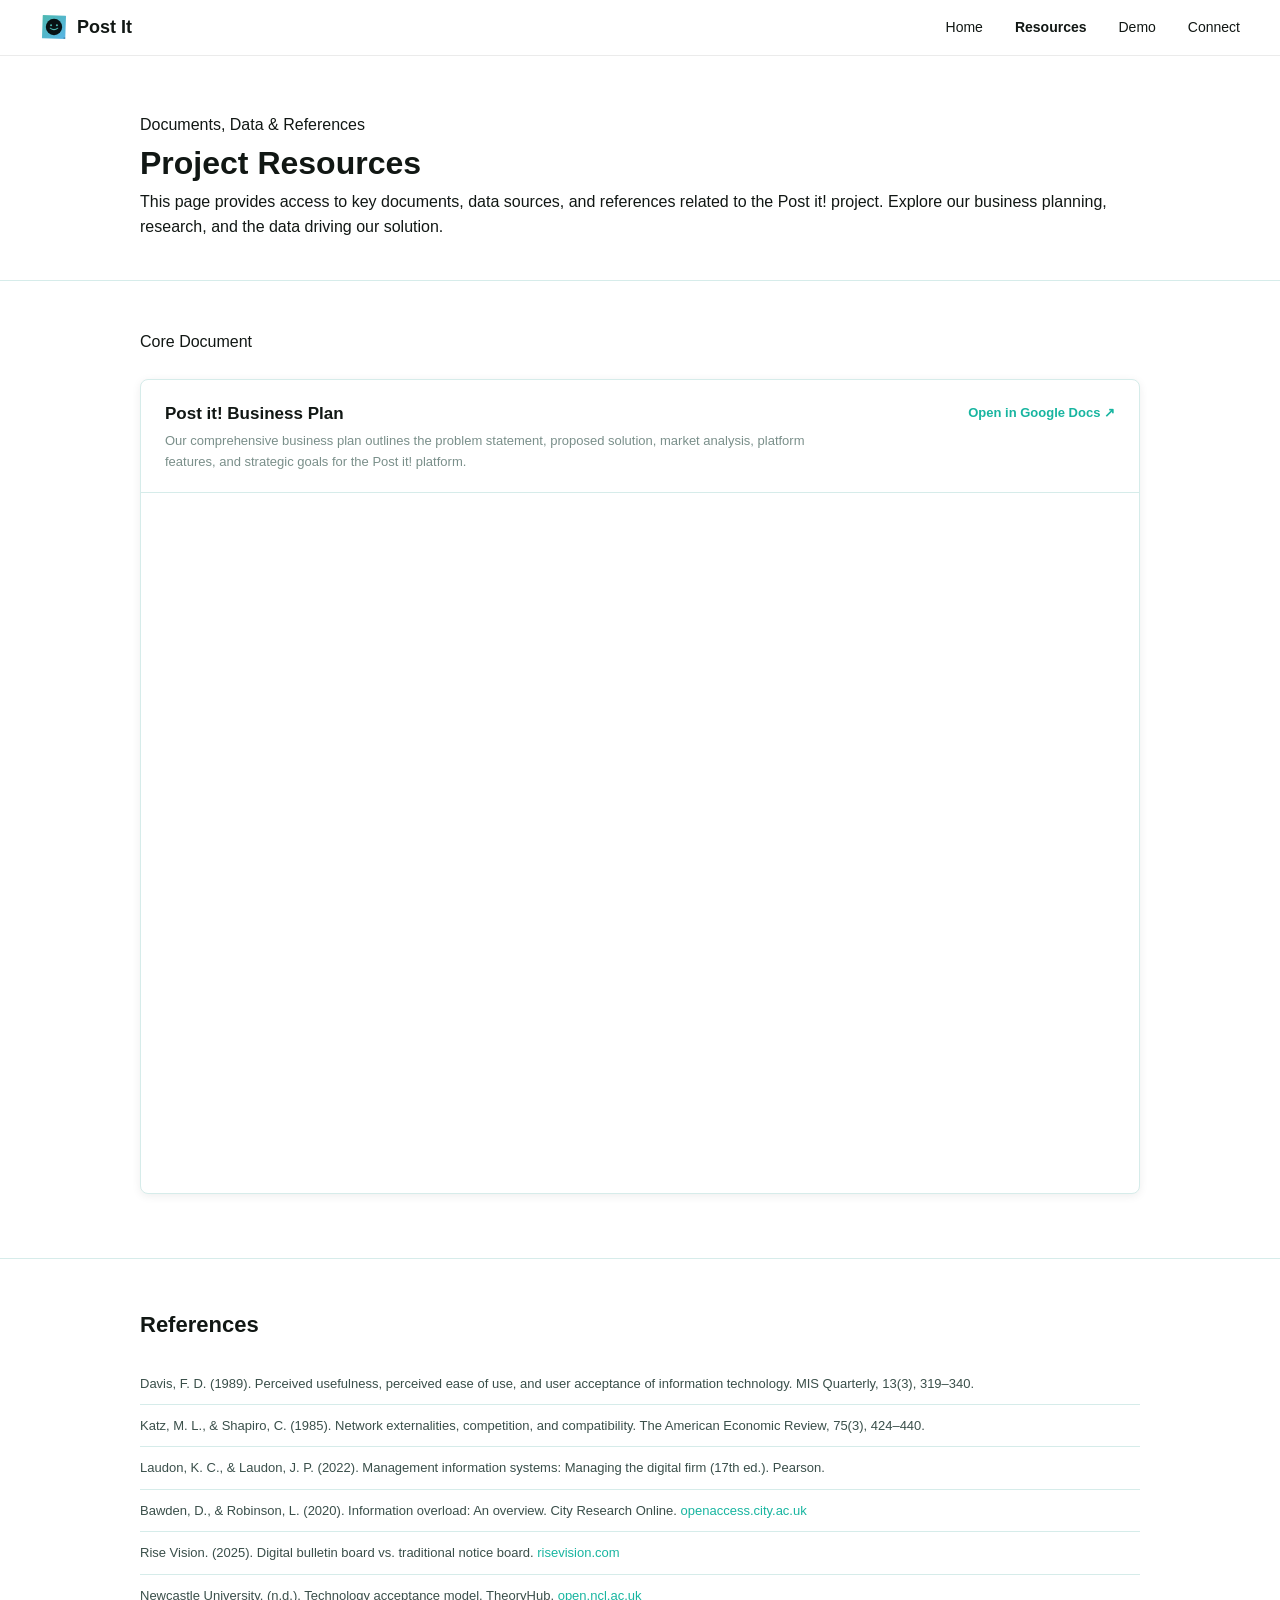
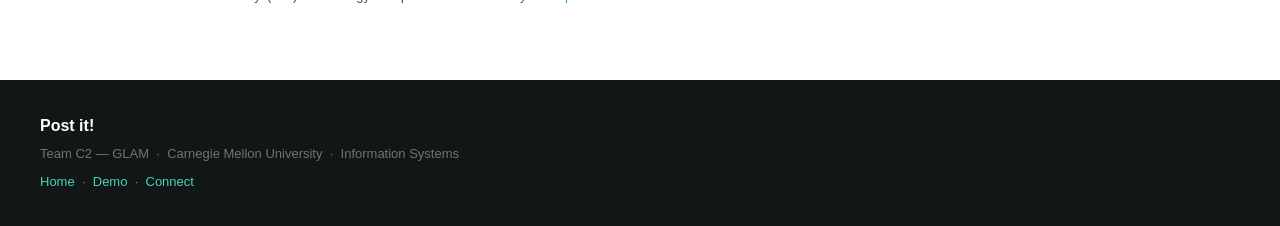
<file: resources.html>
<!DOCTYPE html>
<html lang="en">
<head>
<meta charset="UTF-8">
<meta name="viewport" content="width=device-width, initial-scale=1.0">
<title>Post it! — Resources</title>
<link rel="stylesheet" href="css/style.css">
<style>
.res-hero { background: var(--white); border-bottom: 1px solid var(--border); padding: 3.5rem 0 2.5rem; }
.doc-section { padding: 3rem 0 4rem; }
.doc-card { background: var(--white); border: 1px solid var(--border); border-radius: var(--r-card); overflow: hidden; box-shadow: var(--shadow); margin-top: 1.5rem; }
.doc-card-header { padding: 1.25rem 1.5rem; border-bottom: 1px solid var(--border); display: flex; align-items: flex-start; justify-content: space-between; gap: 1rem; }
.doc-card-title {  font-size: 17px; font-weight: 700; color: var(--ink); }
.doc-card-sub { font-size: 13px; color: var(--ink-light); margin-top: 4px; line-height: 1.6; max-width: 680px; }
.doc-card-link { font-size: 13px; font-weight: 600; color: var(--teal); text-decoration: none; white-space: nowrap; display: flex; align-items: center; gap: 5px; flex-shrink: 0; margin-top: 3px; }
.doc-card-link:hover { color: var(--teal-dark); }
.doc-embed { width: 100%; height: 700px; border: none; display: block; }
.refs-section { background: var(--white); padding: 3rem 0 4rem; border-top: 1px solid var(--border); }
.refs-title {  font-size: 22px; font-weight: 700; color: var(--ink); margin-bottom: 1.25rem; }
.ref-item { padding: 10px 0; border-bottom: 1px solid var(--border); font-size: 13px; color: var(--ink-mid); line-height: 1.65; }
.ref-item:last-child { border-bottom: none; }
.ref-item a { color: var(--teal); text-decoration: none; }
.ref-item a:hover { text-decoration: underline; }
</style>
</head>
<body>
<nav>
  <a href="index.html" class="nav-brand"><img src="logo.svg" alt="Post It! logo" style="width:28px;height:28px;display:block">Post It</a>
  <div class="nav-links">
    <a href="index.html">Home</a>
    <a href="resources.html">Resources</a>
    <a href="demo.html">Demo</a>
    <a href="connect.html">Connect</a>
  </div>
</nav>

<div class="res-hero">
  <div class="container">
    <div class="eyebrow"><div class="eyebrow-pip"></div>Documents, Data & References</div>
    <h1 class="section-title">Project Resources</h1>
    <p class="section-sub">This page provides access to key documents, data sources, and references related to the Post it! project. Explore our business planning, research, and the data driving our solution.</p>
  </div>
</div>

<section class="doc-section">
  <div class="container">
    <div class="eyebrow reveal"><div class="eyebrow-pip"></div>Core Document</div>
    <div class="doc-card reveal">
      <div class="doc-card-header">
        <div>
          <div class="doc-card-title">Post it! Business Plan</div>
          <div class="doc-card-sub">Our comprehensive business plan outlines the problem statement, proposed solution, market analysis, platform features, and strategic goals for the Post it! platform.</div>
        </div>
        <a class="doc-card-link" href="https://docs.google.com/document/d/1NgrfUH6gQscLokDfSgq9f8mMzhWMoJZkd898SATI-74/edit?usp=sharing" target="_blank">Open in Google Docs ↗</a>
      </div>
      <iframe class="doc-embed" src="https://docs.google.com/document/d/1NgrfUH6gQscLokDfSgq9f8mMzhWMoJZkd898SATI-74/preview" allowfullscreen></iframe>
    </div>
  </div>
</section>

<section class="refs-section">
  <div class="container reveal">
    <div class="refs-title">References</div>
    <div class="ref-item">Davis, F. D. (1989). Perceived usefulness, perceived ease of use, and user acceptance of information technology. MIS Quarterly, 13(3), 319–340.</div>
    <div class="ref-item">Katz, M. L., & Shapiro, C. (1985). Network externalities, competition, and compatibility. The American Economic Review, 75(3), 424–440.</div>
    <div class="ref-item">Laudon, K. C., & Laudon, J. P. (2022). Management information systems: Managing the digital firm (17th ed.). Pearson.</div>
    <div class="ref-item">Bawden, D., & Robinson, L. (2020). Information overload: An overview. City Research Online. <a href="https://openaccess.city.ac.uk/23544/" target="_blank">openaccess.city.ac.uk</a></div>
    <div class="ref-item">Rise Vision. (2025). Digital bulletin board vs. traditional notice board. <a href="https://www.risevision.com/blog/digital-bulletin-board-vs-traditional-notice-board" target="_blank">risevision.com</a></div>
    <div class="ref-item">Newcastle University. (n.d.). Technology acceptance model. TheoryHub. <a href="https://open.ncl.ac.uk/theory-library/technology-acceptance-model.pdf" target="_blank">open.ncl.ac.uk</a></div>
  </div>
</section>

<footer>
  <div class="foot-brand">Post it!</div>
  <p>Team C2 — GLAM &nbsp;·&nbsp; Carnegie Mellon University &nbsp;·&nbsp; Information Systems</p>
  <p style="margin-top:6px"><a href="index.html">Home</a> &nbsp;·&nbsp; <a href="demo.html">Demo</a> &nbsp;·&nbsp; <a href="connect.html">Connect</a></p>
</footer>
<script src="js/main.js"></script>
</body>
</html>
</file>
<file: css/style.css>
@import url('https://fonts.googleapis.com/css2?family=Plus+Jakarta+Sans:wght@300;400;500;600&display=swap');

:root {
  --teal: #18b5a0;
  --teal-light: #e3f7f5;
  --teal-mid: #4dcfbe;
  --teal-dark: #0e8070;
  --teal-deeper: #085f54;
  --periwinkle: #b8c0e8;
  --periwinkle-bg: #c8ccee;
  --ink: #111714;
  --ink-mid: #3a4f4a;
  --ink-light: #7a8f8a;
  --bg: #f5f6f6;
  --white: #ffffff;
  --cream: #f5f0e8;
  --border: #d6ecea;
  --shadow: 0 2px 10px rgba(0,0,0,0.07);
  --shadow-lg: 0 8px 32px rgba(0,0,0,0.10);
  --r-sm: 4px;
  --r-md: 6px;
  --r-lg: 8px;
  --r-card: 8px;
  --r-phone: 16px;
}

*, *::before, *::after { box-sizing: border-box; margin: 0; padding: 0; }
html { scroll-behavior: smooth; }
body {
  font-family: 'Helvetica Neue', Helvetica, Arial, sans-serif;
  background: var(--white); color: var(--ink); line-height: 1.6; overflow-x: hidden;
}
h1, h2, h3, h4 { font-family: 'Helvetica Neue', Helvetica, Arial, sans-serif; }

/* ── NAV ── */
nav {
  position: sticky; top: 0; z-index: 200;
  background: var(--white);
  border-bottom: 1px solid #ebebeb;
  height: 56px;
  display: flex; align-items: center;
  padding: 0 2.5rem;
  justify-content: space-between;
}
.nav-brand {
  font-family: 'Helvetica Neue', Helvetica, Arial, sans-serif;
  font-size: 18px; font-weight: 700;
  color: var(--ink);
  display: flex; align-items: center; gap: 9px;
  text-decoration: none;
}
.nav-logo {
  width: 28px; height: 28px; border-radius: 50%;
  background: #1a2320;
  display: flex; align-items: center; justify-content: center;
  font-size: 14px; line-height: 1;
}
.nav-links { display: flex; align-items: center; gap: 2rem; }
.nav-links a {
  font-size: 14px; font-weight: 400;
  color: var(--ink); text-decoration: none;
  transition: color 0.15s;
}
.nav-links a:hover { color: var(--teal); }
.nav-links a.active { color: var(--ink); font-weight: 600; }

/* ── SHARED ── */
.container { max-width: 1080px; margin: 0 auto; padding: 0 2.5rem; }
.section { padding: 5rem 0; }

/* ── BUTTONS ── */
.btn-primary {
  display: inline-flex; align-items: center; gap: 8px;
  background: var(--ink); color: #fff;
  padding: 11px 24px; border-radius: var(--r-md);
  font-family: 'Plus Jakarta Sans', sans-serif;
  font-size: 14px; font-weight: 500;
  text-decoration: none; border: none; cursor: pointer;
  transition: background 0.2s;
}
.btn-primary:hover { background: #2a3f38; }
.btn-secondary {
  display: inline-flex; align-items: center; gap: 8px;
  background: transparent; color: var(--ink);
  padding: 11px 24px; border-radius: var(--r-md);
  font-family: 'Plus Jakarta Sans', sans-serif;
  font-size: 14px; font-weight: 500;
  text-decoration: none; border: 1.5px solid rgba(0,0,0,0.2); cursor: pointer;
  transition: border-color 0.2s;
}
.btn-secondary:hover { border-color: var(--ink); }

/* ── REVEAL ── */
.reveal { opacity: 0; transform: translateY(20px); transition: opacity 0.55s ease, transform 0.55s ease; }
.reveal.visible { opacity: 1; transform: none; }

/* ── FOOTER ── */
footer {
  background: var(--ink); color: rgba(255,255,255,0.4);
  padding: 2rem 2.5rem; font-size: 13px; line-height: 1.7;
}
footer .foot-brand { font-family: 'Helvetica Neue', Helvetica, Arial, sans-serif; font-size: 16px; font-weight: 700; color: #fff; margin-bottom: 4px; }
footer a { color: var(--teal-mid); text-decoration: none; }

@media (max-width: 768px) {
  nav { padding: 0 1.25rem; }
  .container { padding: 0 1.25rem; }
  .nav-links a:not(:last-child) { display: none; }
}
</file>
